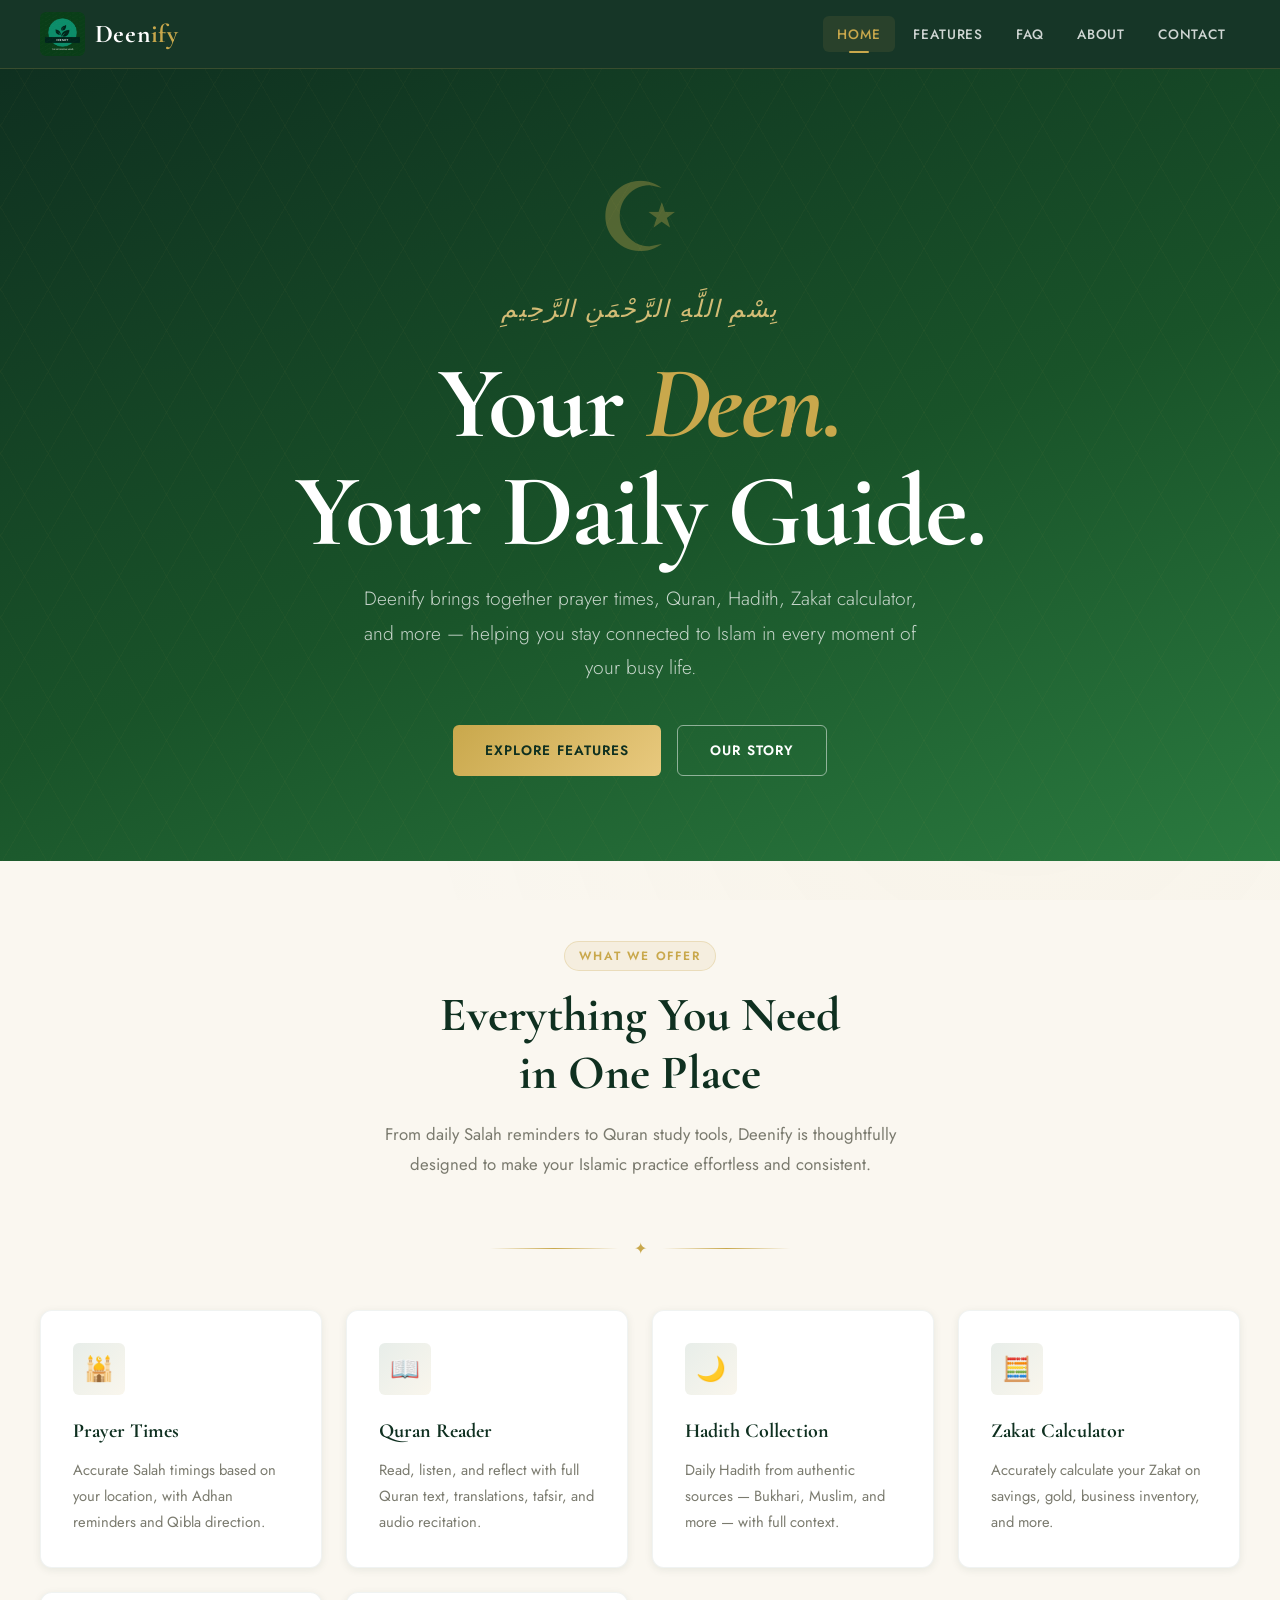
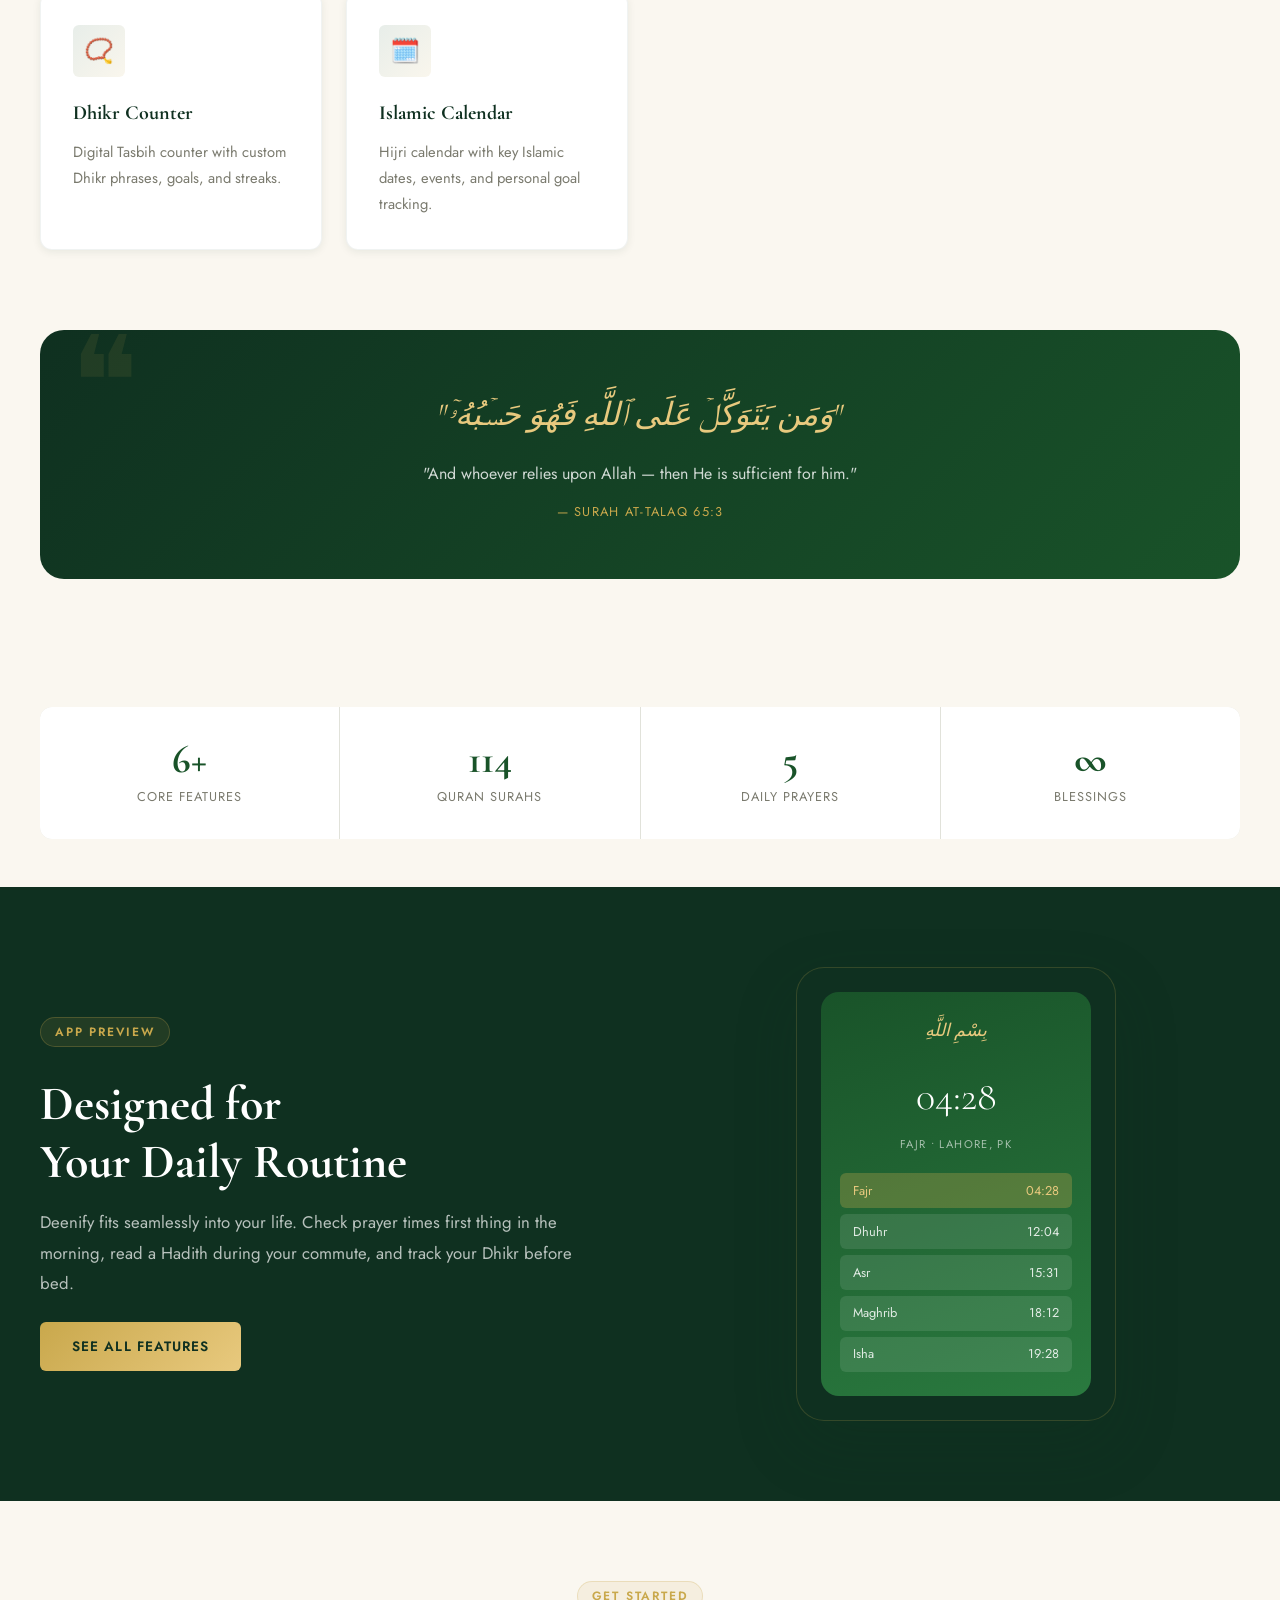
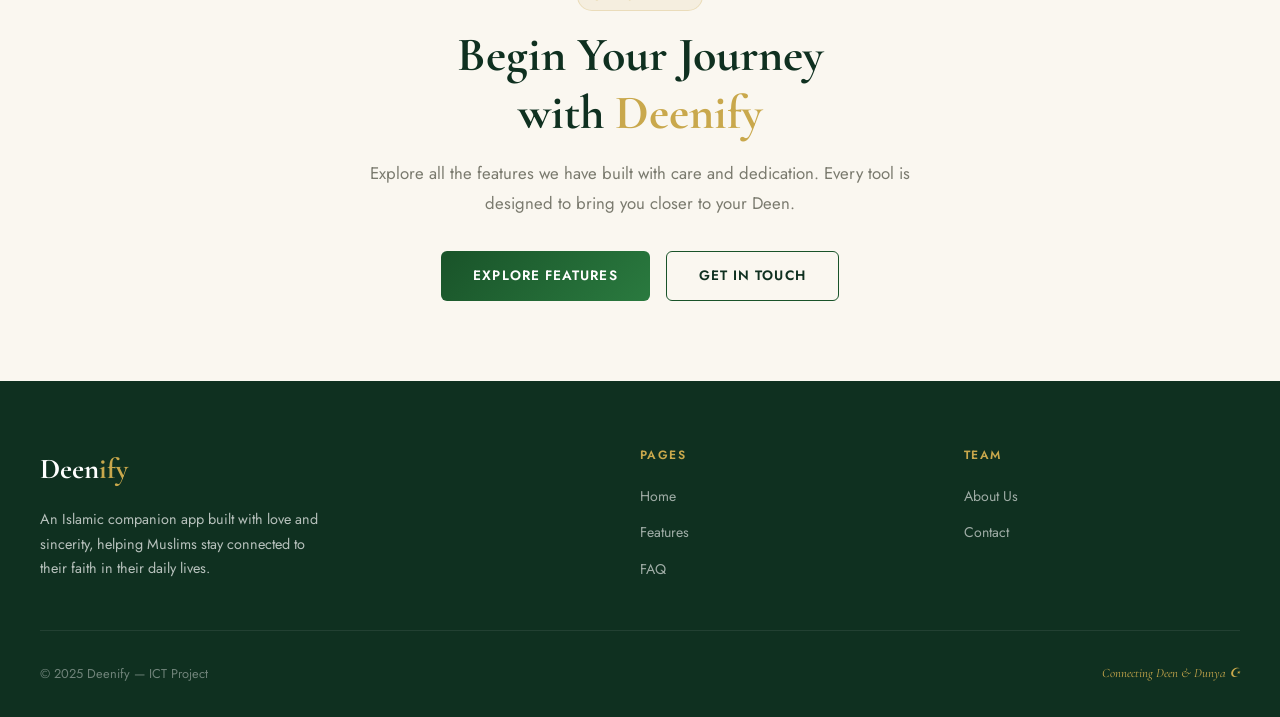
<file: html/index.html>
<!DOCTYPE html>
<html lang="en">
<head>
  <meta charset="UTF-8">
  <meta name="viewport" content="width=device-width, initial-scale=1.0">
  <title>Deenify — Your Islamic Companion App</title>
  <link rel="stylesheet" href="../css/style.css">
</head>
<body>

  <!-- Navigation -->
  <nav class="navbar">
    <div class="navbar-inner">
      <a href="index.html" class="nav-logo">
        <img src="../images/logo.jpg" alt="Deenify" height="44" style="border-radius: 6px;">
        <span class="nav-logo-text">Deen<span>ify</span></span>
      </a>
      <button class="nav-toggle" id="navToggle" aria-label="Toggle menu">
        <span></span>
        <span></span>
        <span></span>
      </button>
      <ul class="nav-links" id="navLinks">
        <li><a href="index.html" class="active">Home</a></li>
        <li><a href="features.html">Features</a></li>
        <li><a href="faq.html">FAQ</a></li>
        <li><a href="about.html">About</a></li>
        <li><a href="contact.html">Contact</a></li>
      </ul>
    </div>
  </nav>

  <div class="page-wrapper">

    <!-- Hero -->
    <section class="hero">
      <div>
        <div class="hero-ornament">☪</div>
        <p class="hero-bismillah">بِسْمِ اللَّهِ الرَّحْمَنِ الرَّحِيمِ</p>
        <h1 class="hero-title animate-up">Your <span>Deen.</span><br>Your Daily Guide.</h1>
        <p class="hero-tagline animate-up delay-1">
          Deenify brings together prayer times, Quran, Hadith, Zakat calculator, and more — helping you stay connected to Islam in every moment of your busy life.
        </p>
        <div class="hero-actions animate-up delay-2">
          <a href="features.html" class="btn btn-primary">Explore Features</a>
          <a href="about.html" class="btn btn-outline">Our Story</a>
        </div>
      </div>
    </section>

    <!-- Features Overview -->
    <section class="section">
      <div class="section-inner">
        <div class="section-header">
          <span class="section-label">What We Offer</span>
          <h2 class="section-title">Everything You Need<br>in One Place</h2>
          <p class="section-sub">
            From daily Salah reminders to Quran study tools, Deenify is thoughtfully designed to make your Islamic practice effortless and consistent.
          </p>
        </div>
        <div class="divider"><span class="divider-star">✦</span></div>
        <div class="cards-grid">
          <div class="card">
            <div class="card-icon">🕌</div>
            <h3 class="card-title">Prayer Times</h3>
            <p class="card-text">Accurate Salah timings based on your location, with Adhan reminders and Qibla direction.</p>
          </div>
          <div class="card">
            <div class="card-icon">📖</div>
            <h3 class="card-title">Quran Reader</h3>
            <p class="card-text">Read, listen, and reflect with full Quran text, translations, tafsir, and audio recitation.</p>
          </div>
          <div class="card">
            <div class="card-icon">🌙</div>
            <h3 class="card-title">Hadith Collection</h3>
            <p class="card-text">Daily Hadith from authentic sources — Bukhari, Muslim, and more — with full context.</p>
          </div>
          <div class="card">
            <div class="card-icon">🧮</div>
            <h3 class="card-title">Zakat Calculator</h3>
            <p class="card-text">Accurately calculate your Zakat on savings, gold, business inventory, and more.</p>
          </div>
          <div class="card">
            <div class="card-icon">📿</div>
            <h3 class="card-title">Dhikr Counter</h3>
            <p class="card-text">Digital Tasbih counter with custom Dhikr phrases, goals, and streaks.</p>
          </div>
          <div class="card">
            <div class="card-icon">🗓️</div>
            <h3 class="card-title">Islamic Calendar</h3>
            <p class="card-text">Hijri calendar with key Islamic dates, events, and personal goal tracking.</p>
          </div>
        </div>
      </div>
    </section>

    <!-- Ayah Section -->
    <section class="section" style="padding-top: 0;">
      <div class="section-inner">
        <div class="ayah-block">
          <p class="ayah-arabic">"وَمَن يَتَوَكَّلۡ عَلَى ٱللَّهِ فَهُوَ حَسۡبُهُۥٓ"</p>
          <p class="ayah-translation">"And whoever relies upon Allah — then He is sufficient for him."</p>
          <p class="ayah-source">— Surah At-Talaq 65:3</p>
        </div>
      </div>
    </section>

    <!-- Stats -->
    <section class="section" style="padding-top: 0; padding-bottom: 0;">
      <div class="section-inner">
        <div class="stats-bar">
          <div class="stat-item">
            <div class="stat-number">6+</div>
            <div class="stat-label">Core Features</div>
          </div>
          <div class="stat-item">
            <div class="stat-number">114</div>
            <div class="stat-label">Quran Surahs</div>
          </div>
          <div class="stat-item">
            <div class="stat-number">5</div>
            <div class="stat-label">Daily Prayers</div>
          </div>
          <div class="stat-item">
            <div class="stat-number">∞</div>
            <div class="stat-label">Blessings</div>
          </div>
        </div>
      </div>
    </section>

    <!-- App Preview -->
    <section class="section section-alt">
      <div class="section-inner" style="display: grid; grid-template-columns: 1fr 1fr; gap: 4rem; align-items: center;">
        <div>
          <span class="section-label">App Preview</span>
          <h2 class="section-title" style="margin-top: 0.8rem;">Designed for<br>Your Daily Routine</h2>
          <p class="section-sub" style="margin: 0 0 1.5rem;">
            Deenify fits seamlessly into your life. Check prayer times first thing in the morning, read a Hadith during your commute, and track your Dhikr before bed.
          </p>
          <a href="features.html" class="btn btn-primary">See All Features</a>
        </div>
        <div>
          <div class="app-mockup">
            <div class="mockup-screen">
              <div class="mockup-header">بِسْمِ اللَّهِ</div>
              <div class="mockup-time">04:28</div>
              <div class="mockup-label">Fajr • Lahore, PK</div>
              <div class="mockup-prayers">
                <div class="mockup-prayer next">
                  <span>Fajr</span><span>04:28</span>
                </div>
                <div class="mockup-prayer">
                  <span>Dhuhr</span><span>12:04</span>
                </div>
                <div class="mockup-prayer">
                  <span>Asr</span><span>15:31</span>
                </div>
                <div class="mockup-prayer">
                  <span>Maghrib</span><span>18:12</span>
                </div>
                <div class="mockup-prayer">
                  <span>Isha</span><span>19:28</span>
                </div>
              </div>
            </div>
          </div>
        </div>
      </div>
    </section>

    <!-- CTA -->
    <section class="section">
      <div class="section-inner text-center">
        <span class="section-label">Get Started</span>
        <h2 class="section-title">Begin Your Journey<br>with <span class="text-gold">Deenify</span></h2>
        <p class="section-sub">
          Explore all the features we have built with care and dedication. Every tool is designed to bring you closer to your Deen.
        </p>
        <div style="margin-top: 2rem; display: flex; gap: 1rem; justify-content: center; flex-wrap: wrap;">
          <a href="features.html" class="btn btn-green">Explore Features</a>
          <a href="contact.html" class="btn btn-outline" style="color: var(--green-deep); border-color: var(--green-mid);">Get in Touch</a>
        </div>
      </div>
    </section>

  </div>

  <!-- Footer -->
  <footer class="footer">
    <div class="footer-inner">
      <div class="footer-top">
        <div class="footer-brand">
          <div class="footer-brand-name">Deen<span>ify</span></div>
          <p class="footer-brand-desc">
            An Islamic companion app built with love and sincerity, helping Muslims stay connected to their faith in their daily lives.
          </p>
        </div>
        <div>
          <div class="footer-heading">Pages</div>
          <ul class="footer-links">
            <li><a href="index.html">Home</a></li>
            <li><a href="features.html">Features</a></li>
            <li><a href="faq.html">FAQ</a></li>
          </ul>
        </div>
        <div>
          <div class="footer-heading">Team</div>
          <ul class="footer-links">
            <li><a href="about.html">About Us</a></li>
            <li><a href="contact.html">Contact</a></li>
          </ul>
        </div>
      </div>
      <div class="footer-bottom">
        <span class="footer-copy">© 2025 Deenify — ICT Project</span>
        <span class="footer-tagline">Connecting Deen &amp; Dunya ☪</span>
      </div>
    </div>
  </footer>

  <script>
    const toggle = document.getElementById('navToggle');
    const links = document.getElementById('navLinks');
    toggle.addEventListener('click', () => {
      toggle.classList.toggle('open');
      links.classList.toggle('open');
    });
  </script>
</body>
</html>
</file>
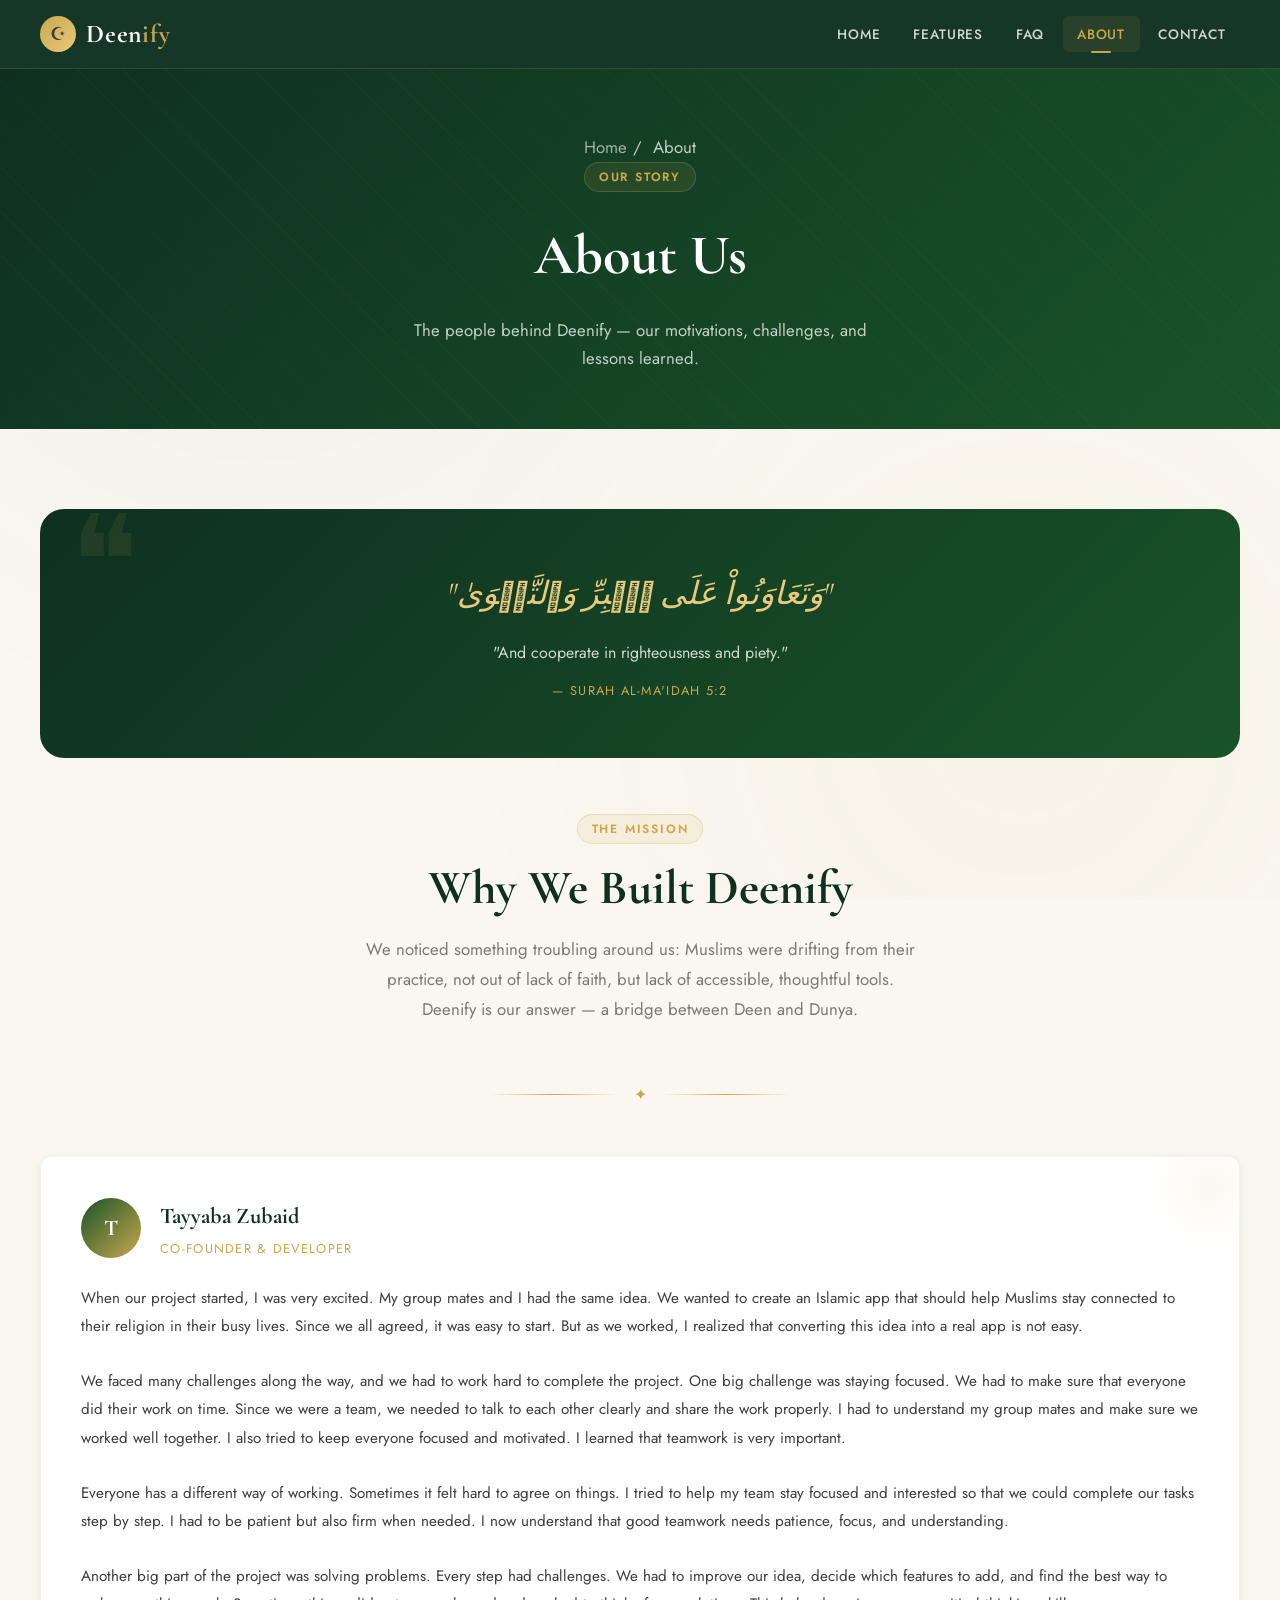
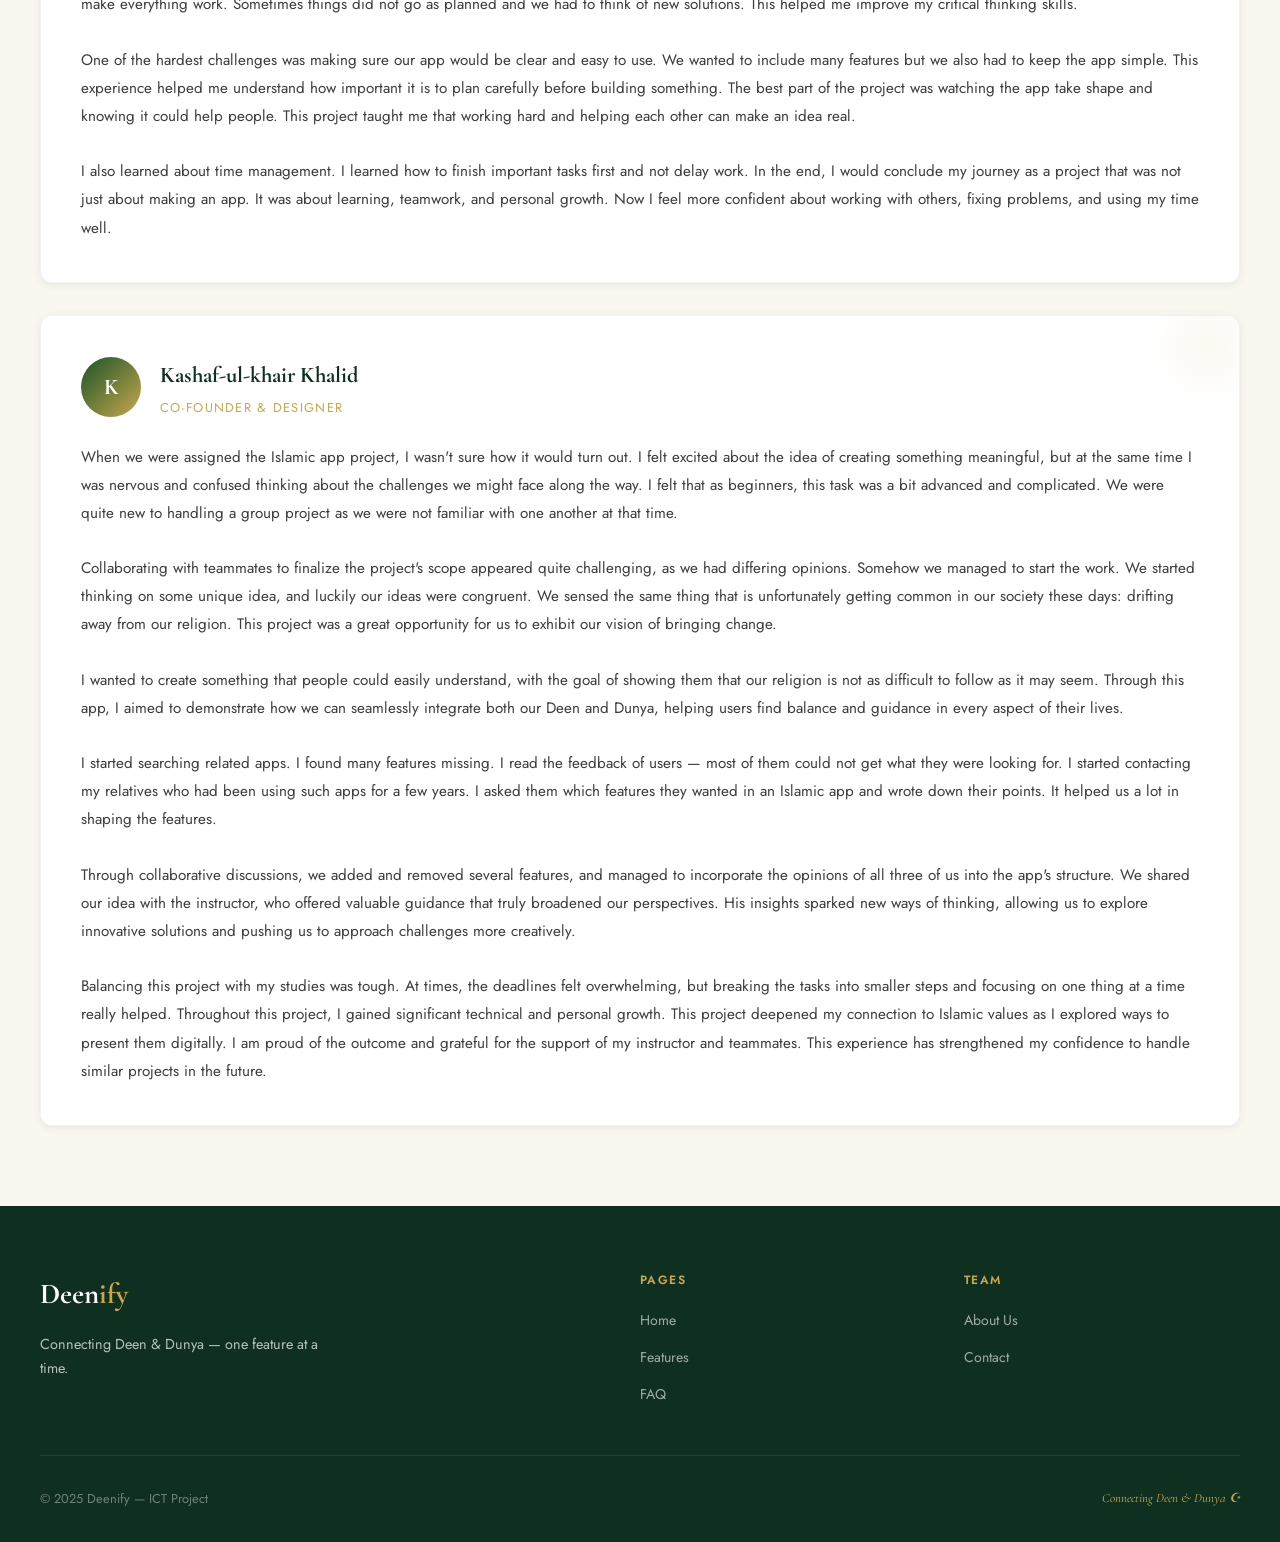
<file: html/about.html>
<!DOCTYPE html>
<html lang="en">
<head>
  <meta charset="UTF-8">
  <meta name="viewport" content="width=device-width, initial-scale=1.0">
  <title>About Us — Deenify</title>
  <link rel="stylesheet" href="../css/style.css">
</head>
<body>

  <nav class="navbar">
    <div class="navbar-inner">
      <a href="index.html" class="nav-logo">
        <div class="nav-logo-mark">☪</div>
        <span class="nav-logo-text">Deen<span>ify</span></span>
      </a>
      <button class="nav-toggle" id="navToggle" aria-label="Toggle menu">
        <span></span><span></span><span></span>
      </button>
      <ul class="nav-links" id="navLinks">
        <li><a href="index.html">Home</a></li>
        <li><a href="features.html">Features</a></li>
        <li><a href="faq.html">FAQ</a></li>
        <li><a href="about.html" class="active">About</a></li>
        <li><a href="contact.html">Contact</a></li>
      </ul>
    </div>
  </nav>

  <div class="page-wrapper">

    <div class="page-hero">
      <p class="breadcrumb"><a href="index.html">Home</a><span>/</span> About</p>
      <span class="section-label">Our Story</span>
      <h1>About Us</h1>
      <p>The people behind Deenify — our motivations, challenges, and lessons learned.</p>
    </div>

    <!-- Mission -->
    <section class="section">
      <div class="section-inner">
        <div class="ayah-block" style="margin-bottom: 3.5rem;">
          <p class="ayah-arabic">"وَتَعَاوَنُواْ عَلَى ٱلۡبِرِّ وَٱلتَّقۡوَىٰ"</p>
          <p class="ayah-translation">"And cooperate in righteousness and piety."</p>
          <p class="ayah-source">— Surah Al-Ma'idah 5:2</p>
        </div>

        <div class="section-header">
          <span class="section-label">The Mission</span>
          <h2 class="section-title">Why We Built Deenify</h2>
          <p class="section-sub">
            We noticed something troubling around us: Muslims were drifting from their practice, not out of lack of faith, but lack of accessible, thoughtful tools. Deenify is our answer — a bridge between Deen and Dunya.
          </p>
        </div>

        <div class="divider"><span class="divider-star">✦</span></div>

        <!-- Team Reflections -->
        <div class="about-grid">

          <div class="member-card">
            <div class="member-header">
              <div class="member-avatar">T</div>
              <div>
                <div class="member-name">Tayyaba Zubaid</div>
                <div class="member-role">Co-Founder &amp; Developer</div>
              </div>
            </div>
            <p class="member-text">
              When our project started, I was very excited. My group mates and I had the same idea. We wanted to create an Islamic app that should help Muslims stay connected to their religion in their busy lives. Since we all agreed, it was easy to start. But as we worked, I realized that converting this idea into a real app is not easy.
            </p>
            <br>
            <p class="member-text">
              We faced many challenges along the way, and we had to work hard to complete the project. One big challenge was staying focused. We had to make sure that everyone did their work on time. Since we were a team, we needed to talk to each other clearly and share the work properly. I had to understand my group mates and make sure we worked well together. I also tried to keep everyone focused and motivated. I learned that teamwork is very important.
            </p>
            <br>
            <p class="member-text">
              Everyone has a different way of working. Sometimes it felt hard to agree on things. I tried to help my team stay focused and interested so that we could complete our tasks step by step. I had to be patient but also firm when needed. I now understand that good teamwork needs patience, focus, and understanding.
            </p>
            <br>
            <p class="member-text">
              Another big part of the project was solving problems. Every step had challenges. We had to improve our idea, decide which features to add, and find the best way to make everything work. Sometimes things did not go as planned and we had to think of new solutions. This helped me improve my critical thinking skills.
            </p>
            <br>
            <p class="member-text">
              One of the hardest challenges was making sure our app would be clear and easy to use. We wanted to include many features but we also had to keep the app simple. This experience helped me understand how important it is to plan carefully before building something. The best part of the project was watching the app take shape and knowing it could help people. This project taught me that working hard and helping each other can make an idea real.
            </p>
            <br>
            <p class="member-text">
              I also learned about time management. I learned how to finish important tasks first and not delay work. In the end, I would conclude my journey as a project that was not just about making an app. It was about learning, teamwork, and personal growth. Now I feel more confident about working with others, fixing problems, and using my time well.
            </p>
          </div>

          <div class="member-card">
            <div class="member-header">
              <div class="member-avatar">K</div>
              <div>
                <div class="member-name">Kashaf-ul-khair Khalid</div>
                <div class="member-role">Co-Founder &amp; Designer</div>
              </div>
            </div>
            <p class="member-text">
              When we were assigned the Islamic app project, I wasn't sure how it would turn out. I felt excited about the idea of creating something meaningful, but at the same time I was nervous and confused thinking about the challenges we might face along the way. I felt that as beginners, this task was a bit advanced and complicated. We were quite new to handling a group project as we were not familiar with one another at that time.
            </p>
            <br>
            <p class="member-text">
              Collaborating with teammates to finalize the project's scope appeared quite challenging, as we had differing opinions. Somehow we managed to start the work. We started thinking on some unique idea, and luckily our ideas were congruent. We sensed the same thing that is unfortunately getting common in our society these days: drifting away from our religion. This project was a great opportunity for us to exhibit our vision of bringing change.
            </p>
            <br>
            <p class="member-text">
              I wanted to create something that people could easily understand, with the goal of showing them that our religion is not as difficult to follow as it may seem. Through this app, I aimed to demonstrate how we can seamlessly integrate both our Deen and Dunya, helping users find balance and guidance in every aspect of their lives.
            </p>
            <br>
            <p class="member-text">
              I started searching related apps. I found many features missing. I read the feedback of users — most of them could not get what they were looking for. I started contacting my relatives who had been using such apps for a few years. I asked them which features they wanted in an Islamic app and wrote down their points. It helped us a lot in shaping the features.
            </p>
            <br>
            <p class="member-text">
              Through collaborative discussions, we added and removed several features, and managed to incorporate the opinions of all three of us into the app's structure. We shared our idea with the instructor, who offered valuable guidance that truly broadened our perspectives. His insights sparked new ways of thinking, allowing us to explore innovative solutions and pushing us to approach challenges more creatively.
            </p>
            <br>
            <p class="member-text">
              Balancing this project with my studies was tough. At times, the deadlines felt overwhelming, but breaking the tasks into smaller steps and focusing on one thing at a time really helped. Throughout this project, I gained significant technical and personal growth. This project deepened my connection to Islamic values as I explored ways to present them digitally. I am proud of the outcome and grateful for the support of my instructor and teammates. This experience has strengthened my confidence to handle similar projects in the future.
            </p>
          </div>

        </div>
      </div>
    </section>

  </div>

  <footer class="footer">
    <div class="footer-inner">
      <div class="footer-top">
        <div class="footer-brand">
          <div class="footer-brand-name">Deen<span>ify</span></div>
          <p class="footer-brand-desc">Connecting Deen &amp; Dunya — one feature at a time.</p>
        </div>
        <div>
          <div class="footer-heading">Pages</div>
          <ul class="footer-links">
            <li><a href="index.html">Home</a></li>
            <li><a href="features.html">Features</a></li>
            <li><a href="faq.html">FAQ</a></li>
          </ul>
        </div>
        <div>
          <div class="footer-heading">Team</div>
          <ul class="footer-links">
            <li><a href="about.html">About Us</a></li>
            <li><a href="contact.html">Contact</a></li>
          </ul>
        </div>
      </div>
      <div class="footer-bottom">
        <span class="footer-copy">© 2025 Deenify — ICT Project</span>
        <span class="footer-tagline">Connecting Deen &amp; Dunya ☪</span>
      </div>
    </div>
  </footer>

  <script>
    const toggle = document.getElementById('navToggle');
    const links = document.getElementById('navLinks');
    toggle.addEventListener('click', () => {
      toggle.classList.toggle('open');
      links.classList.toggle('open');
    });
  </script>
</body>
</html>
</file>
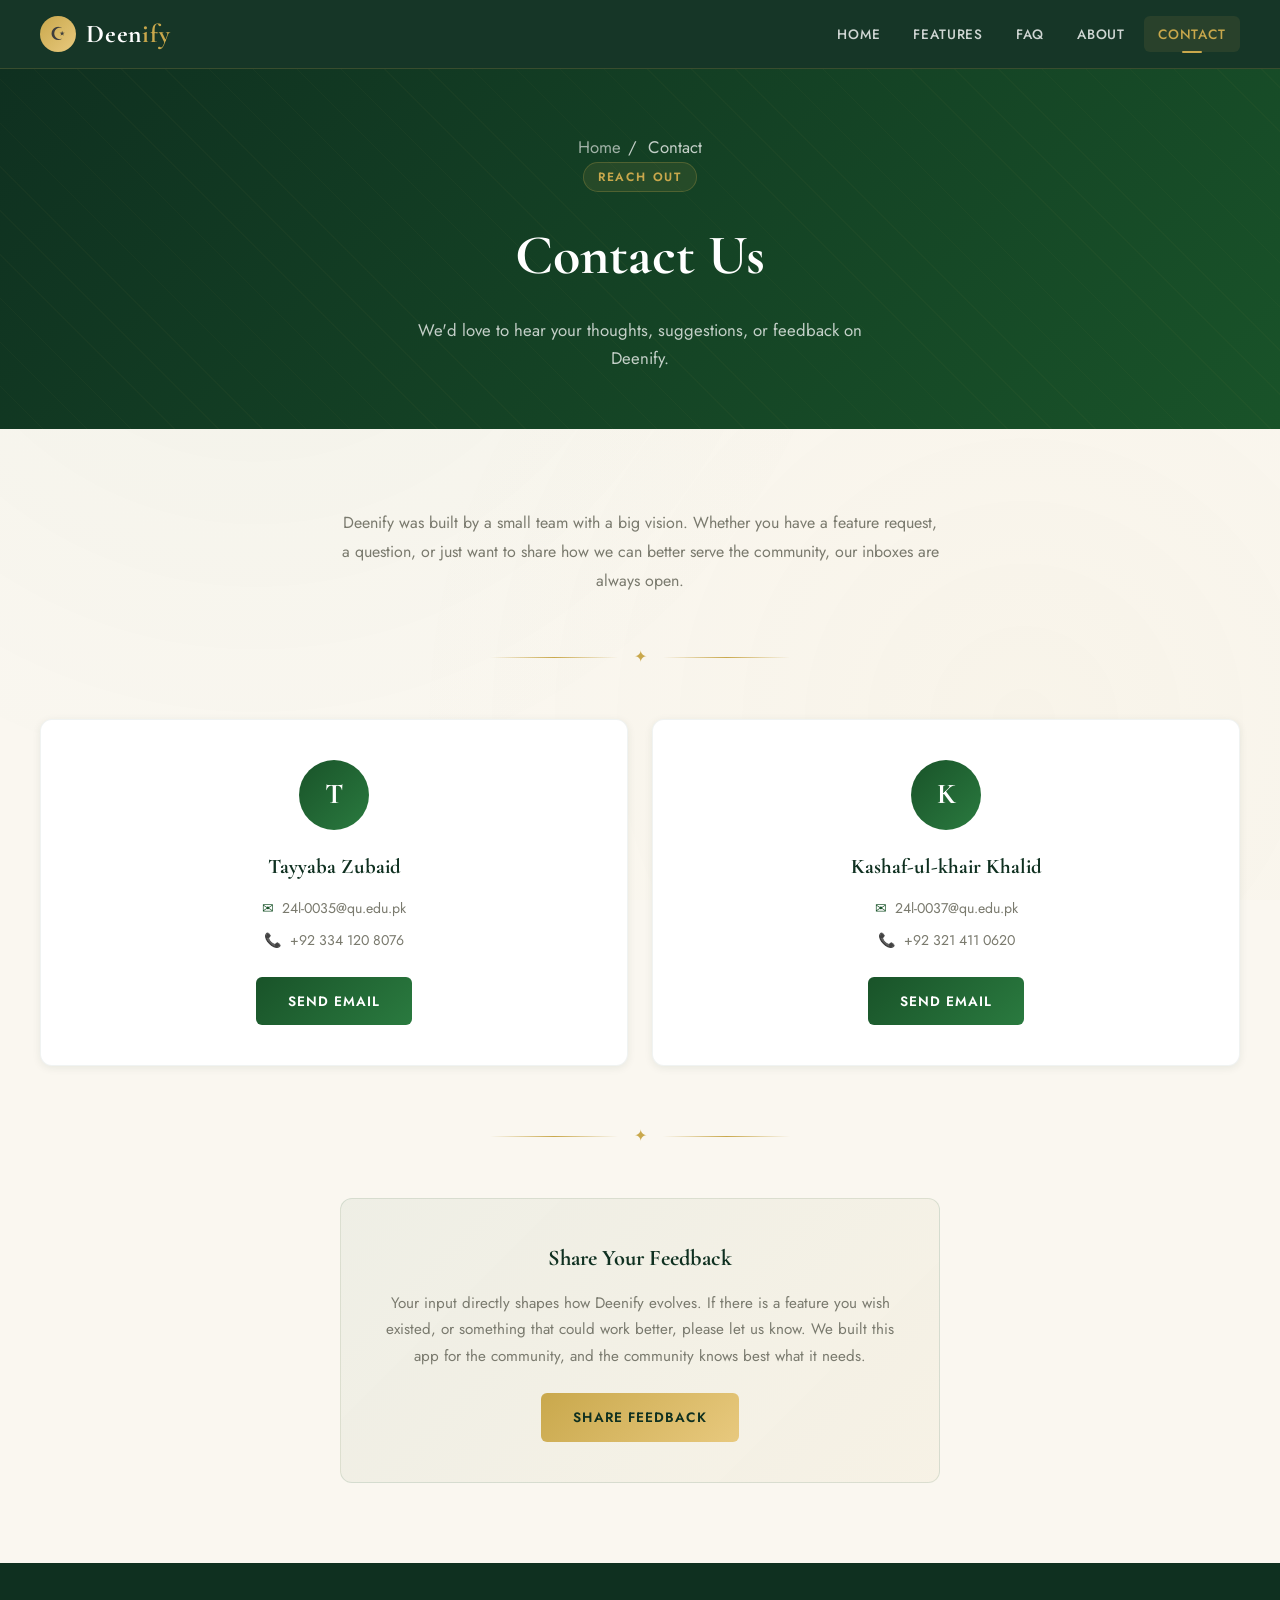
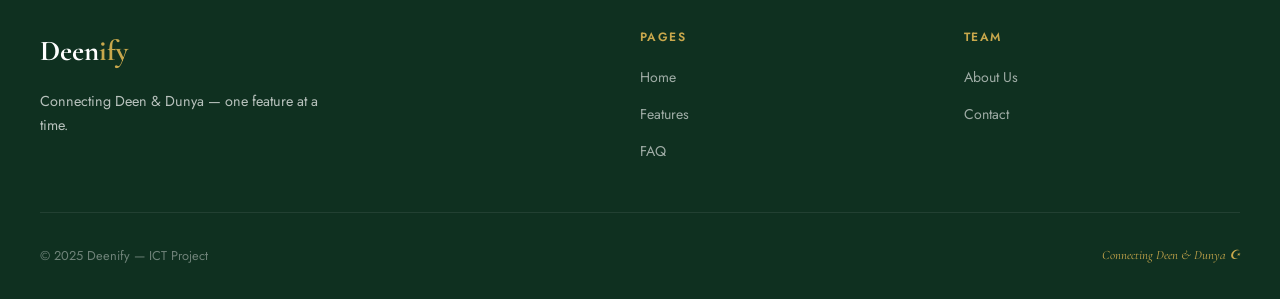
<file: html/contact.html>
<!DOCTYPE html>
<html lang="en">
<head>
  <meta charset="UTF-8">
  <meta name="viewport" content="width=device-width, initial-scale=1.0">
  <title>Contact Us — Deenify</title>
  <link rel="stylesheet" href="../css/style.css">
  <style>
    /* Contact page extra styles */
    .contact-intro {
      max-width: 600px;
      margin: 0 auto 3rem;
      text-align: center;
    }

    .contact-intro p {
      color: var(--text-muted);
      line-height: 1.8;
    }

    .feedback-box {
      background: linear-gradient(135deg, rgba(25,83,41,0.05), rgba(201,168,76,0.06));
      border: 1px solid rgba(25,83,41,0.12);
      border-radius: var(--radius-md);
      padding: 2.5rem;
      max-width: 600px;
      margin: 0 auto;
      text-align: center;
    }

    .feedback-box h3 {
      font-family: var(--font-display);
      font-size: 1.4rem;
      color: var(--green-deep);
      margin-bottom: 0.8rem;
    }

    .feedback-box p {
      font-size: 0.95rem;
      color: var(--text-muted);
      line-height: 1.75;
    }
  </style>
</head>
<body>

  <nav class="navbar">
    <div class="navbar-inner">
      <a href="index.html" class="nav-logo">
        <div class="nav-logo-mark">☪</div>
        <span class="nav-logo-text">Deen<span>ify</span></span>
      </a>
      <button class="nav-toggle" id="navToggle" aria-label="Toggle menu">
        <span></span><span></span><span></span>
      </button>
      <ul class="nav-links" id="navLinks">
        <li><a href="index.html">Home</a></li>
        <li><a href="features.html">Features</a></li>
        <li><a href="faq.html">FAQ</a></li>
        <li><a href="about.html">About</a></li>
        <li><a href="contact.html" class="active">Contact</a></li>
      </ul>
    </div>
  </nav>

  <div class="page-wrapper">

    <div class="page-hero">
      <p class="breadcrumb"><a href="index.html">Home</a><span>/</span> Contact</p>
      <span class="section-label">Reach Out</span>
      <h1>Contact Us</h1>
      <p>We'd love to hear your thoughts, suggestions, or feedback on Deenify.</p>
    </div>

    <section class="section">
      <div class="section-inner">

        <div class="contact-intro">
          <p>
            Deenify was built by a small team with a big vision. Whether you have a feature request, a question, or just want to share how we can better serve the community, our inboxes are always open.
          </p>
        </div>

        <div class="divider"><span class="divider-star">✦</span></div>

        <div class="contact-grid">

          <div class="contact-card">
            <div class="contact-avatar">T</div>
            <div class="contact-name">Tayyaba Zubaid</div>
            <div class="contact-detail">
              <span class="icon">✉</span>
              <span>24l-0035@qu.edu.pk</span>
            </div>
            <div class="contact-detail">
              <span class="icon">📞</span>
              <span>+92 334 120 8076</span>
            </div>
            <div class="contact-actions">
              <a href="mailto:24l-0035@qu.edu.pk" class="btn btn-green">Send Email</a>
            </div>
          </div>

          <div class="contact-card">
            <div class="contact-avatar">K</div>
            <div class="contact-name">Kashaf-ul-khair Khalid</div>
            <div class="contact-detail">
              <span class="icon">✉</span>
              <span>24l-0037@qu.edu.pk</span>
            </div>
            <div class="contact-detail">
              <span class="icon">📞</span>
              <span>+92 321 411 0620</span>
            </div>
            <div class="contact-actions">
              <a href="mailto:24l-0037@qu.edu.pk" class="btn btn-green">Send Email</a>
            </div>
          </div>

        </div>

        <div class="divider" style="margin-top: 3.5rem;"><span class="divider-star">✦</span></div>

        <div class="feedback-box">
          <h3>Share Your Feedback</h3>
          <p>
            Your input directly shapes how Deenify evolves. If there is a feature you wish existed, or something that could work better, please let us know. We built this app for the community, and the community knows best what it needs.
          </p>
          <div style="margin-top: 1.5rem;">
            <a href="mailto:24l-0035@qu.edu.pk?subject=Deenify Feedback" class="btn btn-primary">Share Feedback</a>
          </div>
        </div>

      </div>
    </section>

  </div>

  <footer class="footer">
    <div class="footer-inner">
      <div class="footer-top">
        <div class="footer-brand">
          <div class="footer-brand-name">Deen<span>ify</span></div>
          <p class="footer-brand-desc">Connecting Deen &amp; Dunya — one feature at a time.</p>
        </div>
        <div>
          <div class="footer-heading">Pages</div>
          <ul class="footer-links">
            <li><a href="index.html">Home</a></li>
            <li><a href="features.html">Features</a></li>
            <li><a href="faq.html">FAQ</a></li>
          </ul>
        </div>
        <div>
          <div class="footer-heading">Team</div>
          <ul class="footer-links">
            <li><a href="about.html">About Us</a></li>
            <li><a href="contact.html">Contact</a></li>
          </ul>
        </div>
      </div>
      <div class="footer-bottom">
        <span class="footer-copy">© 2025 Deenify — ICT Project</span>
        <span class="footer-tagline">Connecting Deen &amp; Dunya ☪</span>
      </div>
    </div>
  </footer>

  <script>
    const toggle = document.getElementById('navToggle');
    const links = document.getElementById('navLinks');
    toggle.addEventListener('click', () => {
      toggle.classList.toggle('open');
      links.classList.toggle('open');
    });
  </script>
</body>
</html>
</file>
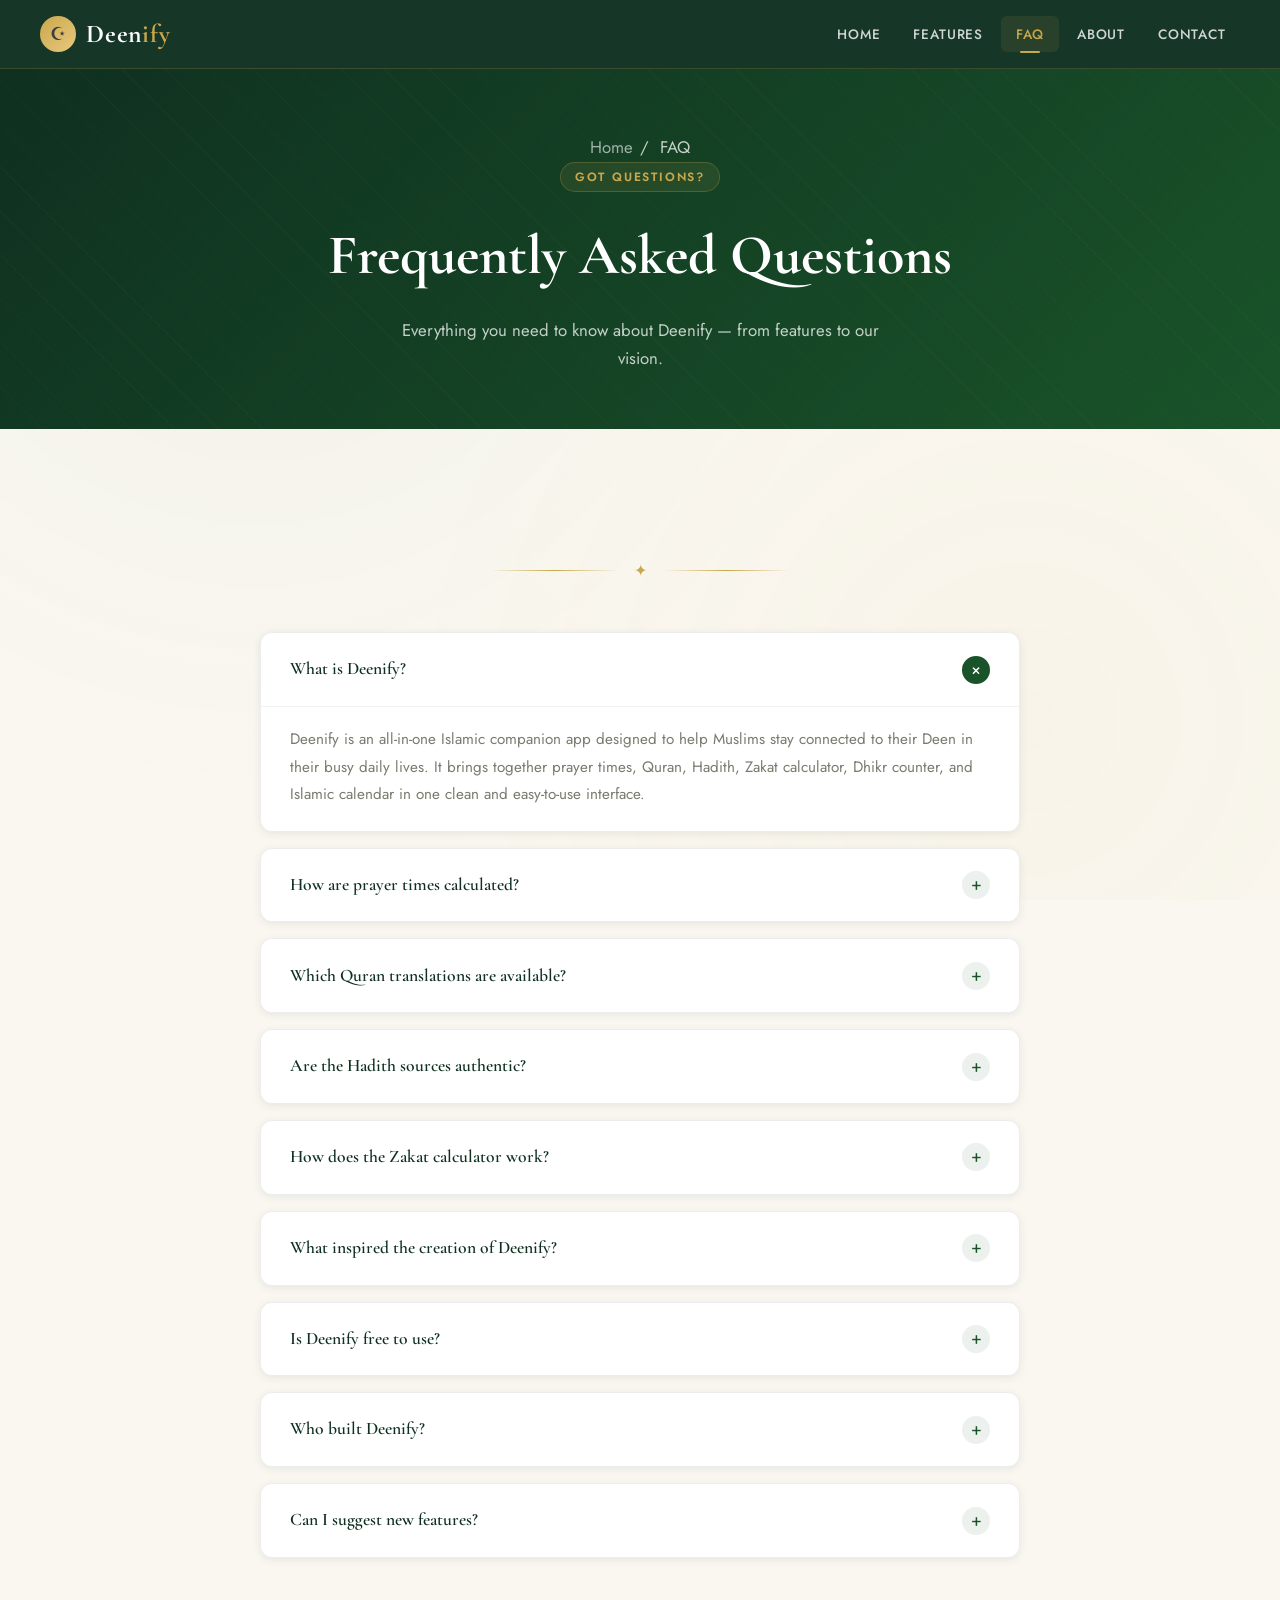
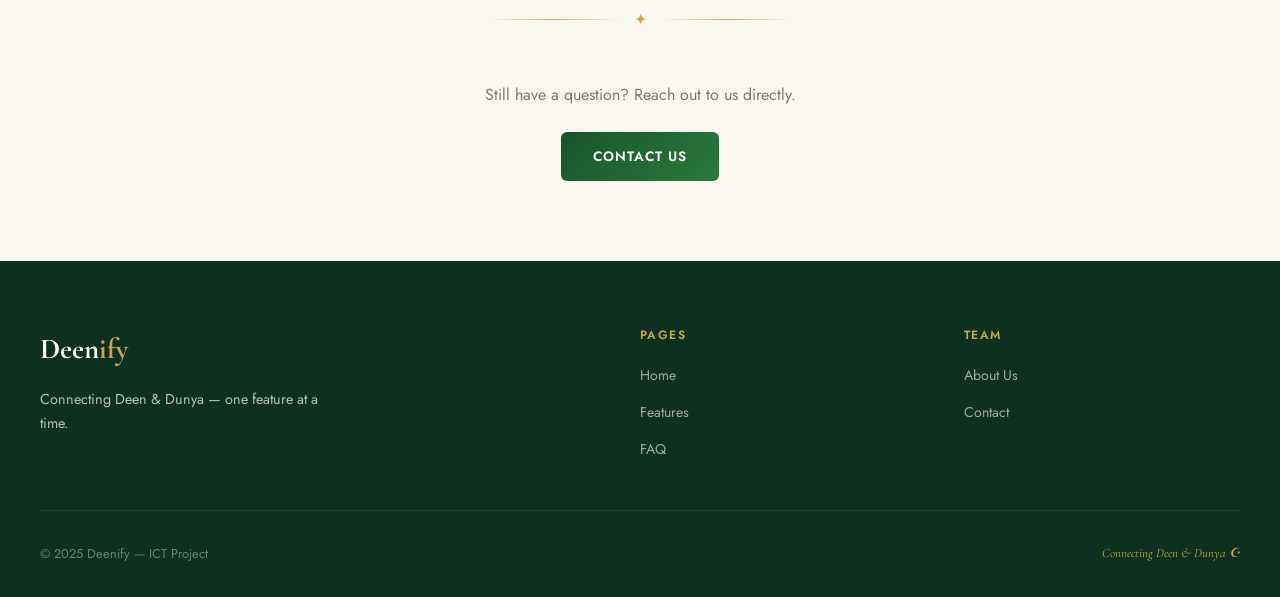
<file: html/faq.html>
<!DOCTYPE html>
<html lang="en">
<head>
  <meta charset="UTF-8">
  <meta name="viewport" content="width=device-width, initial-scale=1.0">
  <title>FAQ — Deenify</title>
  <link rel="stylesheet" href="../css/style.css">
</head>
<body>

  <nav class="navbar">
    <div class="navbar-inner">
      <a href="index.html" class="nav-logo">
        <div class="nav-logo-mark">☪</div>
        <span class="nav-logo-text">Deen<span>ify</span></span>
      </a>
      <button class="nav-toggle" id="navToggle" aria-label="Toggle menu">
        <span></span><span></span><span></span>
      </button>
      <ul class="nav-links" id="navLinks">
        <li><a href="index.html">Home</a></li>
        <li><a href="features.html">Features</a></li>
        <li><a href="faq.html" class="active">FAQ</a></li>
        <li><a href="about.html">About</a></li>
        <li><a href="contact.html">Contact</a></li>
      </ul>
    </div>
  </nav>

  <div class="page-wrapper">

    <div class="page-hero">
      <p class="breadcrumb"><a href="index.html">Home</a><span>/</span> FAQ</p>
      <span class="section-label">Got Questions?</span>
      <h1>Frequently Asked Questions</h1>
      <p>Everything you need to know about Deenify — from features to our vision.</p>
    </div>

    <section class="section">
      <div class="section-inner">

        <div class="divider"><span class="divider-star">✦</span></div>

        <div class="faq-list">

          <div class="faq-item open">
            <div class="faq-question" onclick="toggleFaq(this)">
              <span class="faq-question-text">What is Deenify?</span>
              <span class="faq-toggle">+</span>
            </div>
            <div class="faq-answer">
              Deenify is an all-in-one Islamic companion app designed to help Muslims stay connected to their Deen in their busy daily lives. It brings together prayer times, Quran, Hadith, Zakat calculator, Dhikr counter, and Islamic calendar in one clean and easy-to-use interface.
            </div>
          </div>

          <div class="faq-item">
            <div class="faq-question" onclick="toggleFaq(this)">
              <span class="faq-question-text">How are prayer times calculated?</span>
              <span class="faq-toggle">+</span>
            </div>
            <div class="faq-answer">
              Prayer times are calculated using your device's GPS location combined with standard Islamic astronomical algorithms. The app supports multiple calculation methods including ISNA, MWL, Karachi, and Egypt, so you can choose the method most appropriate for your region and school of thought.
            </div>
          </div>

          <div class="faq-item">
            <div class="faq-question" onclick="toggleFaq(this)">
              <span class="faq-question-text">Which Quran translations are available?</span>
              <span class="faq-toggle">+</span>
            </div>
            <div class="faq-answer">
              Deenify offers multiple Quran translations in English, Urdu, and other major languages. English translations include those by Sahih International, Pickthall, Yusuf Ali, and Dr. Mustafa Khattab. The full Arabic text is always available alongside any translation.
            </div>
          </div>

          <div class="faq-item">
            <div class="faq-question" onclick="toggleFaq(this)">
              <span class="faq-question-text">Are the Hadith sources authentic?</span>
              <span class="faq-toggle">+</span>
            </div>
            <div class="faq-answer">
              Yes. All Hadith in Deenify are sourced from the six canonical Hadith collections (Kutub al-Sittah): Sahih al-Bukhari, Sahih Muslim, Sunan Abu Dawud, Sunan at-Tirmidhi, Sunan an-Nasa'i, and Sunan Ibn Majah. Each Hadith includes its chain of narration and authenticity grade where applicable.
            </div>
          </div>

          <div class="faq-item">
            <div class="faq-question" onclick="toggleFaq(this)">
              <span class="faq-question-text">How does the Zakat calculator work?</span>
              <span class="faq-toggle">+</span>
            </div>
            <div class="faq-answer">
              You enter your assets — cash, gold, silver, business inventory, investments, and receivables — and the calculator applies the current Nisab threshold and the standard 2.5% Zakat rate. The Nisab values are updated based on current gold and silver market prices, ensuring your calculation is always accurate.
            </div>
          </div>

          <div class="faq-item">
            <div class="faq-question" onclick="toggleFaq(this)">
              <span class="faq-question-text">What inspired the creation of Deenify?</span>
              <span class="faq-toggle">+</span>
            </div>
            <div class="faq-answer">
              The idea was born from a shared concern among our team: that Muslims, especially young people, are gradually drifting away from their religious practice due to the demands of modern life. We wanted to create a digital tool that does not just inform but actually facilitates practice — making it easier to pray on time, read Quran regularly, and stay connected to Islamic values every single day.
            </div>
          </div>

          <div class="faq-item">
            <div class="faq-question" onclick="toggleFaq(this)">
              <span class="faq-question-text">Is Deenify free to use?</span>
              <span class="faq-toggle">+</span>
            </div>
            <div class="faq-answer">
              This project is currently an ICT course prototype. All features showcased on this website represent our vision for a fully developed app. Our goal has always been to make Deenify freely accessible to Muslims worldwide, without paywalls or subscriptions for essential Islamic tools.
            </div>
          </div>

          <div class="faq-item">
            <div class="faq-question" onclick="toggleFaq(this)">
              <span class="faq-question-text">Who built Deenify?</span>
              <span class="faq-toggle">+</span>
            </div>
            <div class="faq-answer">
              Deenify was designed and developed by Tayyaba Zubaid and Kashaf-ul-khair Khalid as part of their ICT project at COMSATS University. The project was guided by their instructor and represents many weeks of collaboration, research, and user feedback from the Muslim community.
            </div>
          </div>

          <div class="faq-item">
            <div class="faq-question" onclick="toggleFaq(this)">
              <span class="faq-question-text">Can I suggest new features?</span>
              <span class="faq-toggle">+</span>
            </div>
            <div class="faq-answer">
              Absolutely. We welcome all feedback and suggestions. Please use the Contact page to reach out directly to our team. We carefully read every message and incorporate community feedback into our development roadmap.
            </div>
          </div>

        </div>

        <div class="divider" style="margin-top: 3rem;"><span class="divider-star">✦</span></div>

        <div class="text-center" style="margin-top: 2rem;">
          <p style="color: var(--text-muted); margin-bottom: 1.5rem;">Still have a question? Reach out to us directly.</p>
          <a href="contact.html" class="btn btn-green">Contact Us</a>
        </div>

      </div>
    </section>

  </div>

  <footer class="footer">
    <div class="footer-inner">
      <div class="footer-top">
        <div class="footer-brand">
          <div class="footer-brand-name">Deen<span>ify</span></div>
          <p class="footer-brand-desc">Connecting Deen &amp; Dunya — one feature at a time.</p>
        </div>
        <div>
          <div class="footer-heading">Pages</div>
          <ul class="footer-links">
            <li><a href="index.html">Home</a></li>
            <li><a href="features.html">Features</a></li>
            <li><a href="faq.html">FAQ</a></li>
          </ul>
        </div>
        <div>
          <div class="footer-heading">Team</div>
          <ul class="footer-links">
            <li><a href="about.html">About Us</a></li>
            <li><a href="contact.html">Contact</a></li>
          </ul>
        </div>
      </div>
      <div class="footer-bottom">
        <span class="footer-copy">© 2025 Deenify — ICT Project</span>
        <span class="footer-tagline">Connecting Deen &amp; Dunya ☪</span>
      </div>
    </div>
  </footer>

  <script>
    const toggle = document.getElementById('navToggle');
    const links = document.getElementById('navLinks');
    toggle.addEventListener('click', () => {
      toggle.classList.toggle('open');
      links.classList.toggle('open');
    });

    function toggleFaq(el) {
      const item = el.closest('.faq-item');
      const isOpen = item.classList.contains('open');
      document.querySelectorAll('.faq-item').forEach(i => i.classList.remove('open'));
      if (!isOpen) item.classList.add('open');
    }
  </script>
</body>
</html>
</file>
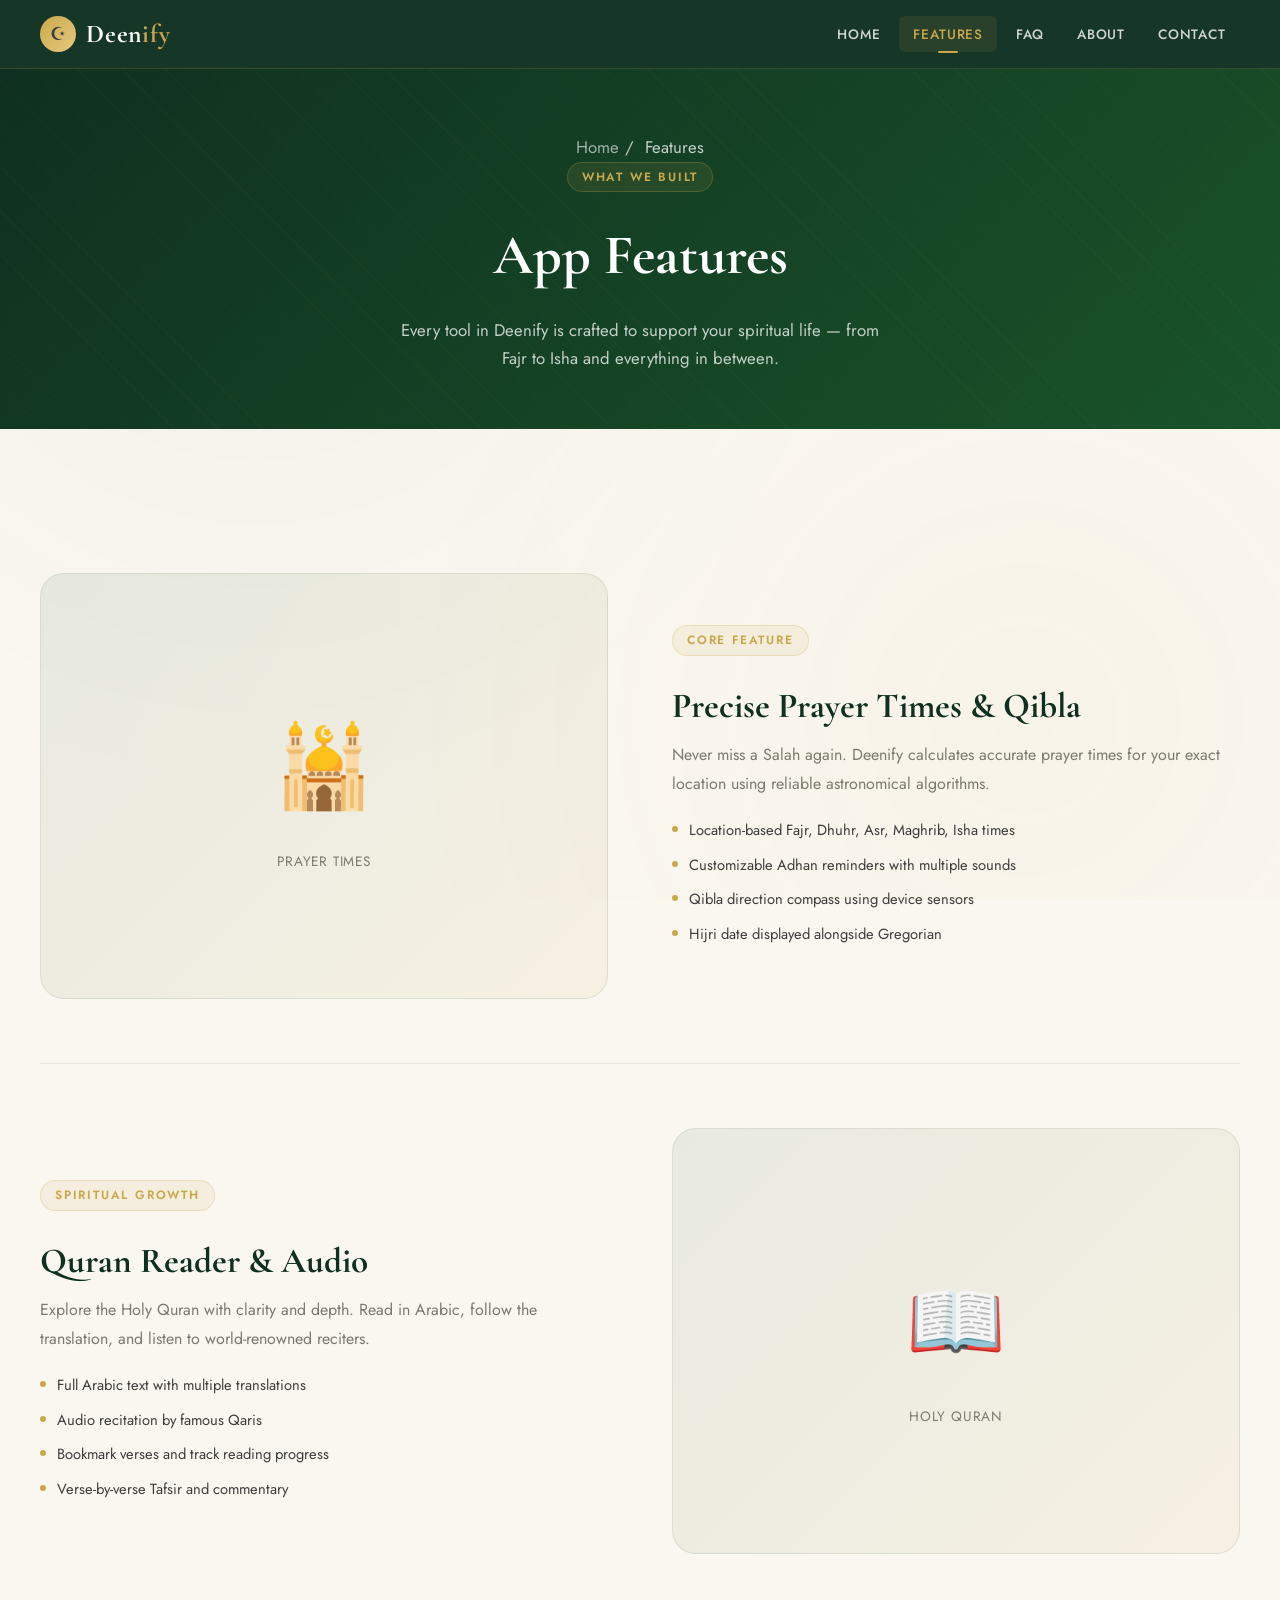
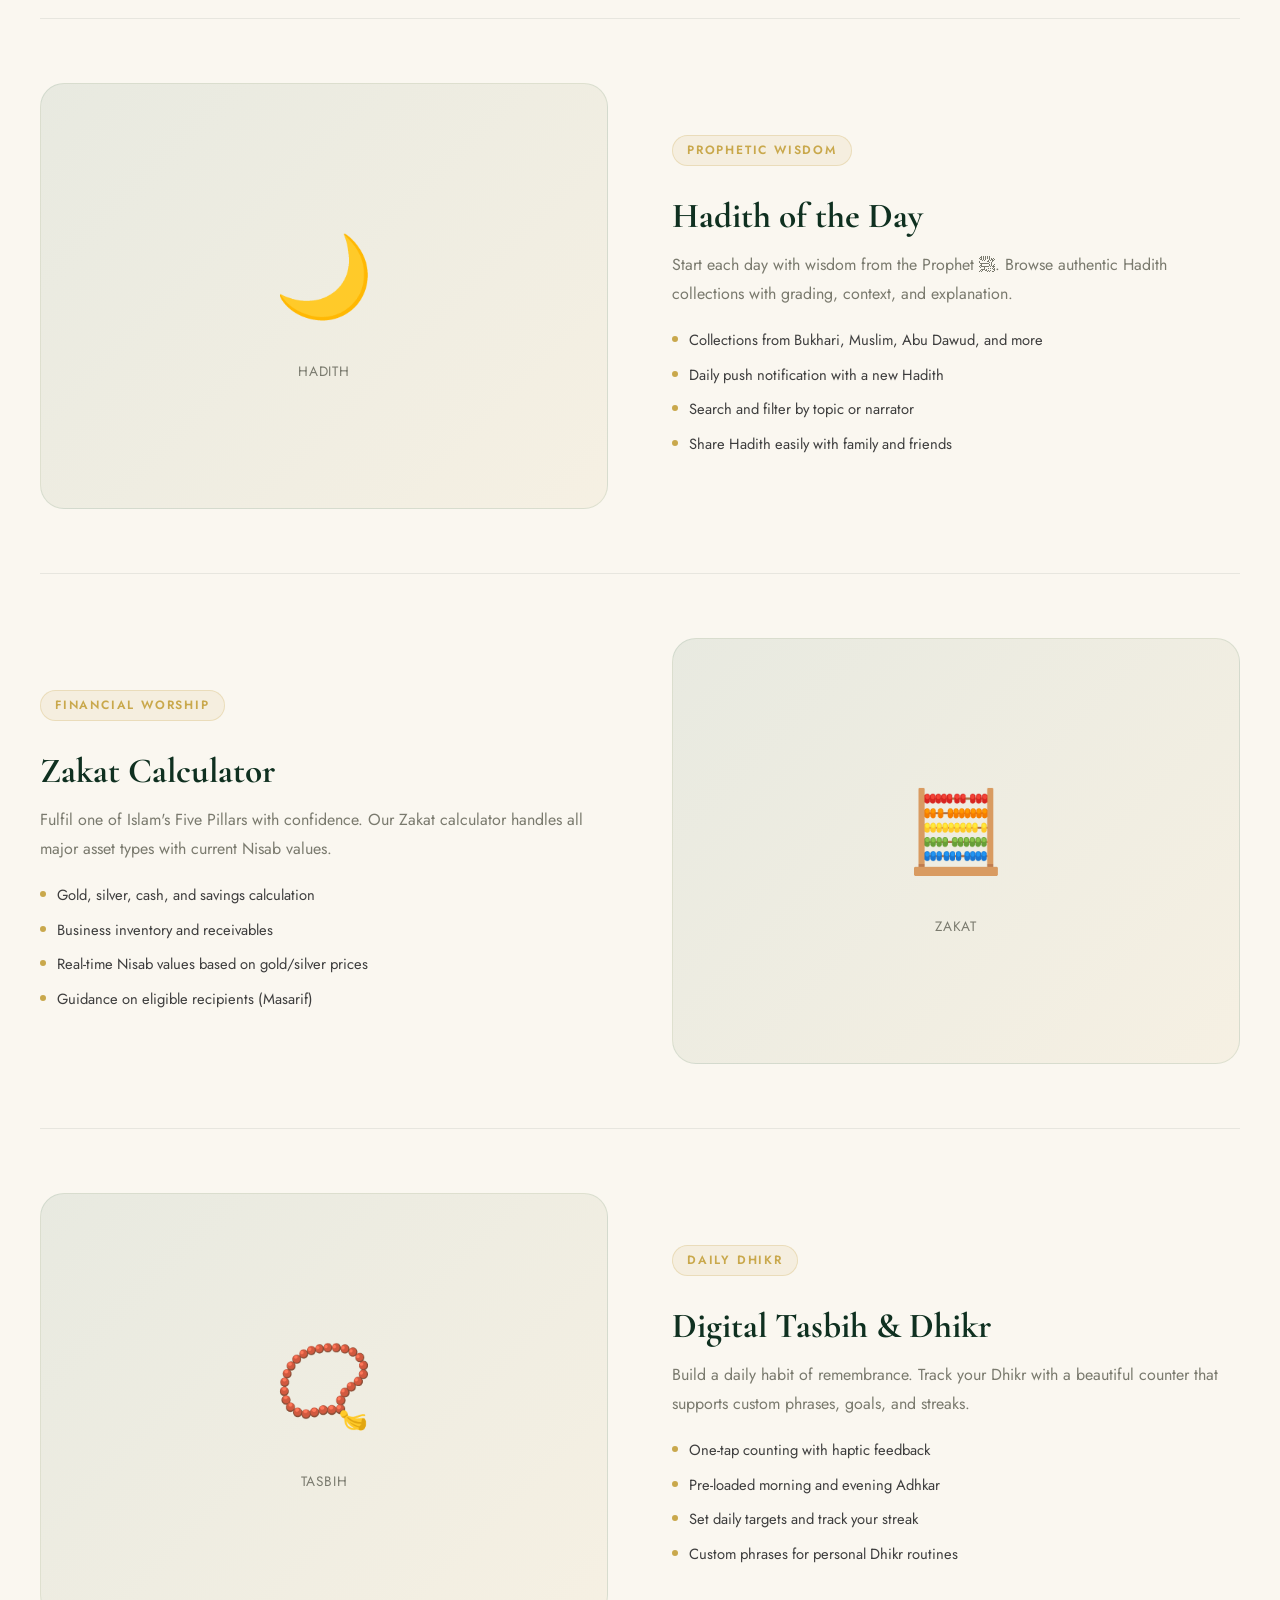
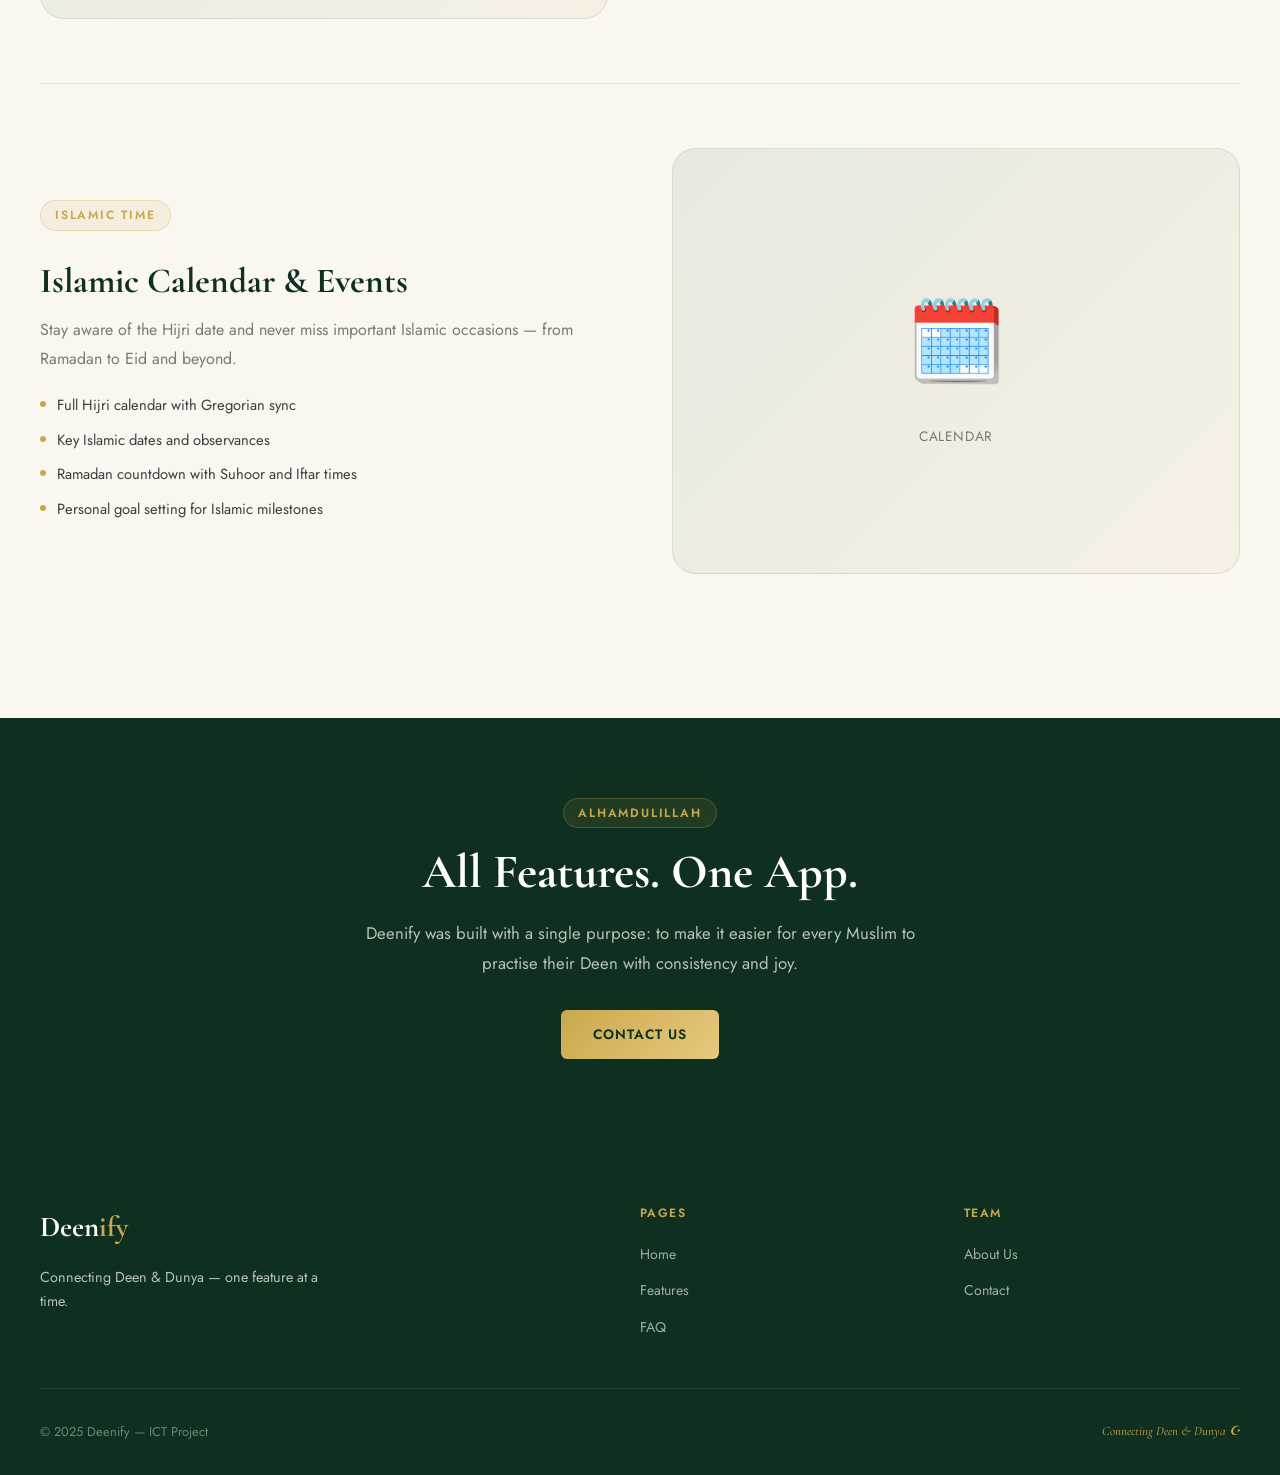
<file: html/features.html>
<!DOCTYPE html>
<html lang="en">
<head>
  <meta charset="UTF-8">
  <meta name="viewport" content="width=device-width, initial-scale=1.0">
  <title>Features — Deenify</title>
  <link rel="stylesheet" href="../css/style.css">
</head>
<body>

  <nav class="navbar">
    <div class="navbar-inner">
      <a href="index.html" class="nav-logo">
        <div class="nav-logo-mark">☪</div>
        <span class="nav-logo-text">Deen<span>ify</span></span>
      </a>
      <button class="nav-toggle" id="navToggle" aria-label="Toggle menu">
        <span></span><span></span><span></span>
      </button>
      <ul class="nav-links" id="navLinks">
        <li><a href="index.html">Home</a></li>
        <li><a href="features.html" class="active">Features</a></li>
        <li><a href="faq.html">FAQ</a></li>
        <li><a href="about.html">About</a></li>
        <li><a href="contact.html">Contact</a></li>
      </ul>
    </div>
  </nav>

  <div class="page-wrapper">

    <!-- Page Hero -->
    <div class="page-hero">
      <p class="breadcrumb"><a href="index.html">Home</a><span>/</span> Features</p>
      <span class="section-label">What We Built</span>
      <h1>App Features</h1>
      <p>Every tool in Deenify is crafted to support your spiritual life — from Fajr to Isha and everything in between.</p>
    </div>

    <!-- Features Detail -->
    <section class="section">
      <div class="section-inner">

        <div class="feature-detail">
          <div class="feature-visual">
            <span>🕌</span>
            <span class="feature-visual-label">Prayer Times</span>
          </div>
          <div class="feature-content">
            <span class="section-label">Core Feature</span>
            <h3>Precise Prayer Times &amp; Qibla</h3>
            <p>Never miss a Salah again. Deenify calculates accurate prayer times for your exact location using reliable astronomical algorithms.</p>
            <ul class="feature-bullets">
              <li class="feature-bullet"><span class="bullet-dot"></span>Location-based Fajr, Dhuhr, Asr, Maghrib, Isha times</li>
              <li class="feature-bullet"><span class="bullet-dot"></span>Customizable Adhan reminders with multiple sounds</li>
              <li class="feature-bullet"><span class="bullet-dot"></span>Qibla direction compass using device sensors</li>
              <li class="feature-bullet"><span class="bullet-dot"></span>Hijri date displayed alongside Gregorian</li>
            </ul>
          </div>
        </div>

        <div class="feature-detail reverse">
          <div class="feature-visual">
            <span>📖</span>
            <span class="feature-visual-label">Holy Quran</span>
          </div>
          <div class="feature-content">
            <span class="section-label">Spiritual Growth</span>
            <h3>Quran Reader &amp; Audio</h3>
            <p>Explore the Holy Quran with clarity and depth. Read in Arabic, follow the translation, and listen to world-renowned reciters.</p>
            <ul class="feature-bullets">
              <li class="feature-bullet"><span class="bullet-dot"></span>Full Arabic text with multiple translations</li>
              <li class="feature-bullet"><span class="bullet-dot"></span>Audio recitation by famous Qaris</li>
              <li class="feature-bullet"><span class="bullet-dot"></span>Bookmark verses and track reading progress</li>
              <li class="feature-bullet"><span class="bullet-dot"></span>Verse-by-verse Tafsir and commentary</li>
            </ul>
          </div>
        </div>

        <div class="feature-detail">
          <div class="feature-visual">
            <span>🌙</span>
            <span class="feature-visual-label">Hadith</span>
          </div>
          <div class="feature-content">
            <span class="section-label">Prophetic Wisdom</span>
            <h3>Hadith of the Day</h3>
            <p>Start each day with wisdom from the Prophet ﷺ. Browse authentic Hadith collections with grading, context, and explanation.</p>
            <ul class="feature-bullets">
              <li class="feature-bullet"><span class="bullet-dot"></span>Collections from Bukhari, Muslim, Abu Dawud, and more</li>
              <li class="feature-bullet"><span class="bullet-dot"></span>Daily push notification with a new Hadith</li>
              <li class="feature-bullet"><span class="bullet-dot"></span>Search and filter by topic or narrator</li>
              <li class="feature-bullet"><span class="bullet-dot"></span>Share Hadith easily with family and friends</li>
            </ul>
          </div>
        </div>

        <div class="feature-detail reverse">
          <div class="feature-visual">
            <span>🧮</span>
            <span class="feature-visual-label">Zakat</span>
          </div>
          <div class="feature-content">
            <span class="section-label">Financial Worship</span>
            <h3>Zakat Calculator</h3>
            <p>Fulfil one of Islam's Five Pillars with confidence. Our Zakat calculator handles all major asset types with current Nisab values.</p>
            <ul class="feature-bullets">
              <li class="feature-bullet"><span class="bullet-dot"></span>Gold, silver, cash, and savings calculation</li>
              <li class="feature-bullet"><span class="bullet-dot"></span>Business inventory and receivables</li>
              <li class="feature-bullet"><span class="bullet-dot"></span>Real-time Nisab values based on gold/silver prices</li>
              <li class="feature-bullet"><span class="bullet-dot"></span>Guidance on eligible recipients (Masarif)</li>
            </ul>
          </div>
        </div>

        <div class="feature-detail">
          <div class="feature-visual">
            <span>📿</span>
            <span class="feature-visual-label">Tasbih</span>
          </div>
          <div class="feature-content">
            <span class="section-label">Daily Dhikr</span>
            <h3>Digital Tasbih &amp; Dhikr</h3>
            <p>Build a daily habit of remembrance. Track your Dhikr with a beautiful counter that supports custom phrases, goals, and streaks.</p>
            <ul class="feature-bullets">
              <li class="feature-bullet"><span class="bullet-dot"></span>One-tap counting with haptic feedback</li>
              <li class="feature-bullet"><span class="bullet-dot"></span>Pre-loaded morning and evening Adhkar</li>
              <li class="feature-bullet"><span class="bullet-dot"></span>Set daily targets and track your streak</li>
              <li class="feature-bullet"><span class="bullet-dot"></span>Custom phrases for personal Dhikr routines</li>
            </ul>
          </div>
        </div>

        <div class="feature-detail reverse">
          <div class="feature-visual">
            <span>🗓️</span>
            <span class="feature-visual-label">Calendar</span>
          </div>
          <div class="feature-content">
            <span class="section-label">Islamic Time</span>
            <h3>Islamic Calendar &amp; Events</h3>
            <p>Stay aware of the Hijri date and never miss important Islamic occasions — from Ramadan to Eid and beyond.</p>
            <ul class="feature-bullets">
              <li class="feature-bullet"><span class="bullet-dot"></span>Full Hijri calendar with Gregorian sync</li>
              <li class="feature-bullet"><span class="bullet-dot"></span>Key Islamic dates and observances</li>
              <li class="feature-bullet"><span class="bullet-dot"></span>Ramadan countdown with Suhoor and Iftar times</li>
              <li class="feature-bullet"><span class="bullet-dot"></span>Personal goal setting for Islamic milestones</li>
            </ul>
          </div>
        </div>

      </div>
    </section>

    <!-- CTA -->
    <section class="section section-alt">
      <div class="section-inner text-center">
        <span class="section-label">Alhamdulillah</span>
        <h2 class="section-title">All Features. One App.</h2>
        <p class="section-sub">
          Deenify was built with a single purpose: to make it easier for every Muslim to practise their Deen with consistency and joy.
        </p>
        <div style="margin-top: 2rem;">
          <a href="contact.html" class="btn btn-primary">Contact Us</a>
        </div>
      </div>
    </section>

  </div>

  <footer class="footer">
    <div class="footer-inner">
      <div class="footer-top">
        <div class="footer-brand">
          <div class="footer-brand-name">Deen<span>ify</span></div>
          <p class="footer-brand-desc">Connecting Deen &amp; Dunya — one feature at a time.</p>
        </div>
        <div>
          <div class="footer-heading">Pages</div>
          <ul class="footer-links">
            <li><a href="index.html">Home</a></li>
            <li><a href="features.html">Features</a></li>
            <li><a href="faq.html">FAQ</a></li>
          </ul>
        </div>
        <div>
          <div class="footer-heading">Team</div>
          <ul class="footer-links">
            <li><a href="about.html">About Us</a></li>
            <li><a href="contact.html">Contact</a></li>
          </ul>
        </div>
      </div>
      <div class="footer-bottom">
        <span class="footer-copy">© 2025 Deenify — ICT Project</span>
        <span class="footer-tagline">Connecting Deen &amp; Dunya ☪</span>
      </div>
    </div>
  </footer>

  <script>
    const toggle = document.getElementById('navToggle');
    const links = document.getElementById('navLinks');
    toggle.addEventListener('click', () => {
      toggle.classList.toggle('open');
      links.classList.toggle('open');
    });
  </script>
</body>
</html>
</file>
<file: css/style.css>
/* =========================================
   DEENIFY — Global Stylesheet
   Islamic-inspired. Refined. Responsive.
   ========================================= */

@import url('https://fonts.googleapis.com/css2?family=Cormorant+Garamond:ital,wght@0,300;0,400;0,600;0,700;1,300;1,400&family=Jost:wght@300;400;500;600&display=swap');

/* ─── CSS Variables ─── */
:root {
  --green-deep:   #0f3020;
  --green-mid:    #195329;
  --green-bright: #2a7a3f;
  --green-light:  #4caf6a;
  --gold:         #c9a84c;
  --gold-light:   #e8c97e;
  --cream:        #faf7f0;
  --cream-dark:   #f0ebe0;
  --white:        #ffffff;
  --text-dark:    #1a1a1a;
  --text-body:    #3d3d3d;
  --text-muted:   #7a7a6e;
  --radius-sm:    6px;
  --radius-md:    12px;
  --radius-lg:    24px;
  --shadow-sm:    0 2px 8px rgba(15,48,32,0.08);
  --shadow-md:    0 8px 32px rgba(15,48,32,0.14);
  --shadow-lg:    0 24px 64px rgba(15,48,32,0.2);
  --font-display: 'Cormorant Garamond', Georgia, serif;
  --font-body:    'Jost', sans-serif;
  --transition:   0.3s cubic-bezier(0.4, 0, 0.2, 1);
}

/* ─── Reset & Base ─── */
*, *::before, *::after {
  box-sizing: border-box;
  margin: 0;
  padding: 0;
}

html {
  scroll-behavior: smooth;
}

body {
  font-family: var(--font-body);
  font-weight: 400;
  color: var(--text-body);
  background-color: var(--cream);
  line-height: 1.7;
  overflow-x: hidden;
}

img {
  max-width: 100%;
  display: block;
}

a {
  text-decoration: none;
  color: inherit;
}

ul, ol {
  list-style: none;
}

/* ─── Geometric Background Pattern ─── */
body::before {
  content: '';
  position: fixed;
  top: 0; left: 0; right: 0; bottom: 0;
  background-image:
    radial-gradient(circle at 20% 20%, rgba(42,122,63,0.04) 0%, transparent 50%),
    radial-gradient(circle at 80% 80%, rgba(201,168,76,0.04) 0%, transparent 50%);
  pointer-events: none;
  z-index: 0;
}

/* ─── Navigation ─── */
.navbar {
  position: sticky;
  top: 0;
  z-index: 100;
  background: rgba(15, 48, 32, 0.97);
  backdrop-filter: blur(12px);
  -webkit-backdrop-filter: blur(12px);
  border-bottom: 1px solid rgba(201, 168, 76, 0.2);
  padding: 0 2rem;
}

.navbar-inner {
  max-width: 1200px;
  margin: 0 auto;
  display: flex;
  align-items: center;
  justify-content: space-between;
  height: 68px;
}

.nav-logo {
  display: flex;
  align-items: center;
  gap: 10px;
}

.nav-logo img {
  height: 44px;
  width: auto;
  border-radius: 6px;
  display: block;
}

.nav-logo-mark {
  width: 36px;
  height: 36px;
  background: linear-gradient(135deg, var(--gold), var(--gold-light));
  border-radius: 50%;
  display: flex;
  align-items: center;
  justify-content: center;
  font-size: 18px;
  flex-shrink: 0;
}

.nav-logo-text {
  font-family: var(--font-display);
  font-size: 1.6rem;
  font-weight: 700;
  color: var(--white);
  letter-spacing: 0.03em;
}

.nav-logo-text span {
  color: var(--gold);
}

.nav-links {
  display: flex;
  align-items: center;
  gap: 0.25rem;
}

.nav-links a {
  color: rgba(255,255,255,0.8);
  font-size: 0.85rem;
  font-weight: 500;
  letter-spacing: 0.06em;
  text-transform: uppercase;
  padding: 0.5rem 0.9rem;
  border-radius: var(--radius-sm);
  transition: var(--transition);
  position: relative;
}

.nav-links a:hover,
.nav-links a.active {
  color: var(--gold);
  background: rgba(201,168,76,0.1);
}

.nav-links a.active::after {
  content: '';
  position: absolute;
  bottom: -1px;
  left: 50%;
  transform: translateX(-50%);
  width: 20px;
  height: 2px;
  background: var(--gold);
  border-radius: 2px;
}

/* Hamburger */
.nav-toggle {
  display: none;
  flex-direction: column;
  justify-content: center;
  gap: 5px;
  width: 32px;
  height: 32px;
  cursor: pointer;
  background: none;
  border: none;
  padding: 4px;
}

.nav-toggle span {
  display: block;
  height: 2px;
  background: var(--white);
  border-radius: 2px;
  transition: var(--transition);
}

.nav-toggle.open span:nth-child(1) {
  transform: translateY(7px) rotate(45deg);
}
.nav-toggle.open span:nth-child(2) {
  opacity: 0;
}
.nav-toggle.open span:nth-child(3) {
  transform: translateY(-7px) rotate(-45deg);
}

/* ─── Page Wrapper ─── */
.page-wrapper {
  position: relative;
  z-index: 1;
}

/* ─── Hero Section ─── */
.hero {
  background: linear-gradient(160deg, var(--green-deep) 0%, var(--green-mid) 55%, var(--green-bright) 100%);
  min-height: 88vh;
  display: flex;
  align-items: center;
  justify-content: center;
  text-align: center;
  padding: 5rem 2rem 4rem;
  position: relative;
  overflow: hidden;
}

.hero::before {
  content: '';
  position: absolute;
  inset: 0;
  background-image:
    repeating-linear-gradient(
      60deg,
      transparent,
      transparent 40px,
      rgba(201,168,76,0.03) 40px,
      rgba(201,168,76,0.03) 41px
    ),
    repeating-linear-gradient(
      -60deg,
      transparent,
      transparent 40px,
      rgba(201,168,76,0.03) 40px,
      rgba(201,168,76,0.03) 41px
    );
  pointer-events: none;
}

.hero-ornament {
  font-size: clamp(3rem, 8vw, 6rem);
  color: rgba(201,168,76,0.35);
  line-height: 1;
  margin-bottom: 1.5rem;
  animation: float 6s ease-in-out infinite;
}

@keyframes float {
  0%, 100% { transform: translateY(0); }
  50% { transform: translateY(-12px); }
}

.hero-bismillah {
  font-family: var(--font-display);
  font-size: clamp(1.1rem, 2.5vw, 1.5rem);
  color: var(--gold-light);
  font-style: italic;
  letter-spacing: 0.08em;
  margin-bottom: 1.2rem;
  opacity: 0.9;
}

.hero-title {
  font-family: var(--font-display);
  font-size: clamp(3rem, 8vw, 6.5rem);
  font-weight: 700;
  color: var(--white);
  line-height: 1.05;
  margin-bottom: 1rem;
  letter-spacing: -0.02em;
}

.hero-title span {
  color: var(--gold);
  font-style: italic;
}

.hero-tagline {
  font-size: clamp(1rem, 2vw, 1.2rem);
  color: rgba(255,255,255,0.75);
  max-width: 560px;
  margin: 0 auto 2.5rem;
  font-weight: 300;
  line-height: 1.8;
}

.hero-actions {
  display: flex;
  gap: 1rem;
  justify-content: center;
  flex-wrap: wrap;
}

/* ─── Buttons ─── */
.btn {
  display: inline-flex;
  align-items: center;
  gap: 8px;
  padding: 0.8rem 2rem;
  border-radius: var(--radius-sm);
  font-family: var(--font-body);
  font-size: 0.85rem;
  font-weight: 600;
  letter-spacing: 0.08em;
  text-transform: uppercase;
  cursor: pointer;
  border: none;
  transition: var(--transition);
  text-decoration: none;
}

.btn-primary {
  background: linear-gradient(135deg, var(--gold), var(--gold-light));
  color: var(--green-deep);
}

.btn-primary:hover {
  transform: translateY(-2px);
  box-shadow: 0 8px 24px rgba(201,168,76,0.4);
}

.btn-outline {
  background: transparent;
  color: var(--white);
  border: 1.5px solid rgba(255,255,255,0.5);
}

.btn-outline:hover {
  border-color: var(--gold);
  color: var(--gold);
  background: rgba(201,168,76,0.08);
}

.btn-green {
  background: linear-gradient(135deg, var(--green-mid), var(--green-bright));
  color: var(--white);
}

.btn-green:hover {
  transform: translateY(-2px);
  box-shadow: 0 8px 24px rgba(25,83,41,0.4);
}

/* ─── Divider Ornament ─── */
.divider {
  display: flex;
  align-items: center;
  gap: 1rem;
  margin: 3rem auto;
  max-width: 300px;
}

.divider::before,
.divider::after {
  content: '';
  flex: 1;
  height: 1px;
  background: linear-gradient(90deg, transparent, var(--gold), transparent);
}

.divider-star {
  color: var(--gold);
  font-size: 1rem;
}

/* ─── Section Layout ─── */
.section {
  padding: 5rem 2rem;
}

.section-inner {
  max-width: 1200px;
  margin: 0 auto;
}

.section-header {
  text-align: center;
  margin-bottom: 3.5rem;
}

.section-label {
  display: inline-block;
  font-size: 0.75rem;
  font-weight: 600;
  letter-spacing: 0.15em;
  text-transform: uppercase;
  color: var(--gold);
  background: rgba(201,168,76,0.1);
  padding: 4px 14px;
  border-radius: 20px;
  margin-bottom: 1rem;
  border: 1px solid rgba(201,168,76,0.25);
}

.section-title {
  font-family: var(--font-display);
  font-size: clamp(2rem, 4vw, 3rem);
  font-weight: 700;
  color: var(--green-deep);
  line-height: 1.2;
  margin-bottom: 1rem;
}

.section-sub {
  font-size: 1.05rem;
  color: var(--text-muted);
  max-width: 560px;
  margin: 0 auto;
  line-height: 1.8;
}

/* ─── Feature Cards ─── */
.cards-grid {
  display: grid;
  grid-template-columns: repeat(auto-fit, minmax(280px, 1fr));
  gap: 1.5rem;
}

.card {
  background: var(--white);
  border-radius: var(--radius-md);
  padding: 2rem;
  box-shadow: var(--shadow-sm);
  border: 1px solid rgba(15,48,32,0.06);
  transition: var(--transition);
  position: relative;
  overflow: hidden;
}

.card::before {
  content: '';
  position: absolute;
  top: 0; left: 0;
  width: 100%;
  height: 3px;
  background: linear-gradient(90deg, var(--green-mid), var(--gold));
  transform: scaleX(0);
  transform-origin: left;
  transition: var(--transition);
}

.card:hover {
  transform: translateY(-4px);
  box-shadow: var(--shadow-md);
}

.card:hover::before {
  transform: scaleX(1);
}

.card-icon {
  width: 52px;
  height: 52px;
  background: linear-gradient(135deg, rgba(25,83,41,0.1), rgba(201,168,76,0.1));
  border-radius: var(--radius-sm);
  display: flex;
  align-items: center;
  justify-content: center;
  font-size: 1.5rem;
  margin-bottom: 1.2rem;
}

.card-title {
  font-family: var(--font-display);
  font-size: 1.25rem;
  font-weight: 700;
  color: var(--green-deep);
  margin-bottom: 0.6rem;
}

.card-text {
  font-size: 0.92rem;
  color: var(--text-muted);
  line-height: 1.75;
}

/* ─── Alternate Background Section ─── */
.section-alt {
  background: var(--green-deep);
  color: var(--white);
}

.section-alt .section-title {
  color: var(--white);
}

.section-alt .section-sub {
  color: rgba(255,255,255,0.7);
}

.section-alt .card {
  background: rgba(255,255,255,0.06);
  border-color: rgba(255,255,255,0.1);
}

.section-alt .card-title {
  color: var(--gold-light);
}

.section-alt .card-text {
  color: rgba(255,255,255,0.7);
}

/* ─── Quote / Ayah Block ─── */
.ayah-block {
  background: linear-gradient(135deg, var(--green-deep), var(--green-mid));
  border-radius: var(--radius-lg);
  padding: 3.5rem 3rem;
  text-align: center;
  color: var(--white);
  position: relative;
  overflow: hidden;
}

.ayah-block::before {
  content: '❝';
  position: absolute;
  top: -10px;
  left: 30px;
  font-size: 8rem;
  color: rgba(201,168,76,0.1);
  font-family: Georgia, serif;
  line-height: 1;
  pointer-events: none;
}

.ayah-arabic {
  font-size: clamp(1.4rem, 3vw, 2rem);
  color: var(--gold-light);
  font-family: var(--font-display);
  font-style: italic;
  margin-bottom: 1rem;
  line-height: 1.8;
}

.ayah-translation {
  font-size: 1rem;
  color: rgba(255,255,255,0.8);
  max-width: 600px;
  margin: 0 auto 0.8rem;
  line-height: 1.8;
}

.ayah-source {
  font-size: 0.8rem;
  color: var(--gold);
  letter-spacing: 0.1em;
  text-transform: uppercase;
}

/* ─── Stats Bar ─── */
.stats-bar {
  display: grid;
  grid-template-columns: repeat(auto-fit, minmax(150px, 1fr));
  gap: 1px;
  background: rgba(15,48,32,0.1);
  border-radius: var(--radius-md);
  overflow: hidden;
  margin: 3rem 0;
}

.stat-item {
  background: var(--white);
  padding: 2rem 1.5rem;
  text-align: center;
}

.stat-number {
  font-family: var(--font-display);
  font-size: 2.5rem;
  font-weight: 700;
  color: var(--green-mid);
  line-height: 1;
  margin-bottom: 0.4rem;
}

.stat-label {
  font-size: 0.8rem;
  color: var(--text-muted);
  letter-spacing: 0.08em;
  text-transform: uppercase;
}

/* ─── Contact Page ─── */
.contact-grid {
  display: grid;
  grid-template-columns: repeat(auto-fit, minmax(300px, 1fr));
  gap: 1.5rem;
}

.contact-card {
  background: var(--white);
  border-radius: var(--radius-md);
  padding: 2.5rem 2rem;
  box-shadow: var(--shadow-sm);
  border: 1px solid rgba(15,48,32,0.06);
  text-align: center;
  transition: var(--transition);
}

.contact-card:hover {
  box-shadow: var(--shadow-md);
  transform: translateY(-3px);
}

.contact-avatar {
  width: 70px;
  height: 70px;
  background: linear-gradient(135deg, var(--green-mid), var(--green-bright));
  border-radius: 50%;
  display: flex;
  align-items: center;
  justify-content: center;
  font-size: 1.8rem;
  margin: 0 auto 1.2rem;
  color: var(--white);
  font-family: var(--font-display);
  font-weight: 700;
}

.contact-name {
  font-family: var(--font-display);
  font-size: 1.3rem;
  font-weight: 700;
  color: var(--green-deep);
  margin-bottom: 0.8rem;
}

.contact-detail {
  display: flex;
  align-items: center;
  justify-content: center;
  gap: 0.5rem;
  font-size: 0.88rem;
  color: var(--text-muted);
  margin-bottom: 0.5rem;
}

.contact-detail span.icon {
  color: var(--green-mid);
}

.contact-actions {
  margin-top: 1.5rem;
}

/* ─── About Page ─── */
.about-grid {
  display: grid;
  grid-template-columns: 1fr;
  gap: 2rem;
}

.member-card {
  background: var(--white);
  border-radius: var(--radius-md);
  padding: 2.5rem 2.5rem 2.5rem;
  box-shadow: var(--shadow-sm);
  border: 1px solid rgba(15,48,32,0.06);
  position: relative;
  overflow: hidden;
}

.member-card::after {
  content: '';
  position: absolute;
  right: -30px;
  top: -30px;
  width: 120px;
  height: 120px;
  background: radial-gradient(circle, rgba(201,168,76,0.08) 0%, transparent 70%);
  border-radius: 50%;
  pointer-events: none;
}

.member-header {
  display: flex;
  align-items: center;
  gap: 1.2rem;
  margin-bottom: 1.5rem;
}

.member-avatar {
  width: 60px;
  height: 60px;
  background: linear-gradient(135deg, var(--green-mid), var(--gold));
  border-radius: 50%;
  display: flex;
  align-items: center;
  justify-content: center;
  color: var(--white);
  font-family: var(--font-display);
  font-size: 1.4rem;
  font-weight: 700;
  flex-shrink: 0;
}

.member-name {
  font-family: var(--font-display);
  font-size: 1.4rem;
  font-weight: 700;
  color: var(--green-deep);
  margin-bottom: 0.2rem;
}

.member-role {
  font-size: 0.8rem;
  color: var(--gold);
  text-transform: uppercase;
  letter-spacing: 0.1em;
}

.member-text {
  font-size: 0.95rem;
  color: var(--text-body);
  line-height: 1.85;
}

/* ─── FAQ Page ─── */
.faq-list {
  max-width: 760px;
  margin: 0 auto;
  display: flex;
  flex-direction: column;
  gap: 1rem;
}

.faq-item {
  background: var(--white);
  border-radius: var(--radius-md);
  border: 1px solid rgba(15,48,32,0.08);
  overflow: hidden;
  box-shadow: var(--shadow-sm);
  transition: var(--transition);
}

.faq-item:hover {
  box-shadow: var(--shadow-md);
}

.faq-question {
  display: flex;
  align-items: center;
  justify-content: space-between;
  gap: 1rem;
  padding: 1.4rem 1.8rem;
  cursor: pointer;
  user-select: none;
}

.faq-question-text {
  font-family: var(--font-display);
  font-size: 1.1rem;
  font-weight: 600;
  color: var(--green-deep);
  line-height: 1.4;
}

.faq-toggle {
  width: 28px;
  height: 28px;
  background: rgba(25,83,41,0.08);
  border-radius: 50%;
  display: flex;
  align-items: center;
  justify-content: center;
  color: var(--green-mid);
  font-size: 1.1rem;
  flex-shrink: 0;
  transition: var(--transition);
}

.faq-item.open .faq-toggle {
  background: var(--green-mid);
  color: var(--white);
  transform: rotate(45deg);
}

.faq-answer {
  display: none;
  padding: 0 1.8rem 1.4rem;
  font-size: 0.95rem;
  color: var(--text-muted);
  line-height: 1.8;
  border-top: 1px solid rgba(15,48,32,0.06);
  padding-top: 1.2rem;
}

.faq-item.open .faq-answer {
  display: block;
}

/* ─── Features Detail Page ─── */
.features-hero {
  background: linear-gradient(135deg, var(--green-deep) 0%, var(--green-mid) 100%);
  padding: 5rem 2rem 4rem;
  text-align: center;
  color: var(--white);
}

.features-hero .section-title {
  color: var(--white);
}

.features-hero .section-sub {
  color: rgba(255,255,255,0.75);
}

.feature-detail {
  display: grid;
  grid-template-columns: 1fr 1fr;
  gap: 4rem;
  align-items: center;
  padding: 4rem 0;
  border-bottom: 1px solid rgba(15,48,32,0.08);
}

.feature-detail:last-child {
  border-bottom: none;
}

.feature-detail.reverse {
  direction: rtl;
}

.feature-detail.reverse > * {
  direction: ltr;
}

.feature-visual {
  background: linear-gradient(135deg, rgba(25,83,41,0.08), rgba(201,168,76,0.08));
  border-radius: var(--radius-lg);
  padding: 3rem;
  text-align: center;
  font-size: 5rem;
  border: 1px solid rgba(25,83,41,0.1);
  aspect-ratio: 4/3;
  display: flex;
  align-items: center;
  justify-content: center;
  flex-direction: column;
  gap: 1rem;
}

.feature-visual-label {
  font-size: 0.85rem;
  color: var(--text-muted);
  font-family: var(--font-body);
  letter-spacing: 0.06em;
  text-transform: uppercase;
}

.feature-content .section-label {
  display: inline-block;
}

.feature-content h3 {
  font-family: var(--font-display);
  font-size: clamp(1.6rem, 3vw, 2.2rem);
  font-weight: 700;
  color: var(--green-deep);
  margin: 0.8rem 0;
  line-height: 1.25;
}

.feature-content p {
  color: var(--text-muted);
  line-height: 1.8;
  margin-bottom: 1.2rem;
}

.feature-bullets {
  display: flex;
  flex-direction: column;
  gap: 0.6rem;
}

.feature-bullet {
  display: flex;
  align-items: flex-start;
  gap: 0.7rem;
  font-size: 0.92rem;
  color: var(--text-body);
}

.bullet-dot {
  width: 6px;
  height: 6px;
  background: var(--gold);
  border-radius: 50%;
  margin-top: 8px;
  flex-shrink: 0;
}

/* ─── Page Hero (inner pages) ─── */
.page-hero {
  background: linear-gradient(135deg, var(--green-deep) 0%, var(--green-mid) 100%);
  padding: 4rem 2rem 3.5rem;
  text-align: center;
  color: var(--white);
  position: relative;
  overflow: hidden;
}

.page-hero::before {
  content: '';
  position: absolute;
  inset: 0;
  background-image:
    repeating-linear-gradient(
      45deg,
      transparent,
      transparent 30px,
      rgba(201,168,76,0.03) 30px,
      rgba(201,168,76,0.03) 31px
    );
  pointer-events: none;
}

.page-hero h1 {
  font-family: var(--font-display);
  font-size: clamp(2rem, 5vw, 3.5rem);
  font-weight: 700;
  color: var(--white);
  margin-bottom: 0.8rem;
}

.page-hero p {
  color: rgba(255,255,255,0.75);
  font-size: 1.05rem;
  max-width: 500px;
  margin: 0 auto;
}

.page-hero .section-label {
  margin-bottom: 1rem;
}

/* ─── Breadcrumb ─── */
.breadcrumb {
  font-size: 0.8rem;
  color: rgba(255,255,255,0.5);
  margin-bottom: 1rem;
}

.breadcrumb a {
  color: rgba(255,255,255,0.6);
  transition: var(--transition);
}

.breadcrumb a:hover {
  color: var(--gold);
}

.breadcrumb span {
  margin: 0 0.4rem;
}

/* ─── Footer ─── */
.footer {
  background: var(--green-deep);
  color: rgba(255,255,255,0.7);
  padding: 4rem 2rem 2rem;
}

.footer-inner {
  max-width: 1200px;
  margin: 0 auto;
}

.footer-top {
  display: grid;
  grid-template-columns: 2fr 1fr 1fr;
  gap: 3rem;
  padding-bottom: 3rem;
  border-bottom: 1px solid rgba(255,255,255,0.08);
  margin-bottom: 2rem;
}

.footer-brand-name {
  font-family: var(--font-display);
  font-size: 1.8rem;
  color: var(--white);
  font-weight: 700;
  margin-bottom: 0.8rem;
}

.footer-brand-name span {
  color: var(--gold);
}

.footer-brand-desc {
  font-size: 0.9rem;
  line-height: 1.7;
  max-width: 280px;
}

.footer-heading {
  font-size: 0.75rem;
  font-weight: 600;
  letter-spacing: 0.12em;
  text-transform: uppercase;
  color: var(--gold);
  margin-bottom: 1rem;
}

.footer-links {
  display: flex;
  flex-direction: column;
  gap: 0.6rem;
}

.footer-links a {
  font-size: 0.88rem;
  color: rgba(255,255,255,0.6);
  transition: var(--transition);
}

.footer-links a:hover {
  color: var(--gold);
}

.footer-bottom {
  display: flex;
  justify-content: space-between;
  align-items: center;
  font-size: 0.8rem;
  flex-wrap: wrap;
  gap: 1rem;
}

.footer-copy {
  color: rgba(255,255,255,0.4);
}

.footer-tagline {
  color: var(--gold);
  font-style: italic;
  font-family: var(--font-display);
}

/* ─── App Preview / Mockup ─── */
.app-mockup {
  background: var(--green-deep);
  border-radius: 28px;
  padding: 1.5rem;
  box-shadow: var(--shadow-lg);
  max-width: 320px;
  margin: 0 auto;
  border: 1px solid rgba(201,168,76,0.2);
}

.mockup-screen {
  background: linear-gradient(160deg, var(--green-mid), var(--green-bright));
  border-radius: 18px;
  padding: 1.5rem 1.2rem;
  min-height: 220px;
}

.mockup-header {
  color: var(--gold-light);
  font-family: var(--font-display);
  font-size: 1.1rem;
  text-align: center;
  margin-bottom: 1rem;
  font-style: italic;
}

.mockup-time {
  text-align: center;
  color: var(--white);
  font-size: 2.5rem;
  font-family: var(--font-display);
  font-weight: 300;
  margin-bottom: 0.3rem;
}

.mockup-label {
  text-align: center;
  font-size: 0.7rem;
  color: rgba(255,255,255,0.6);
  letter-spacing: 0.12em;
  text-transform: uppercase;
  margin-bottom: 1.2rem;
}

.mockup-prayers {
  display: flex;
  flex-direction: column;
  gap: 0.4rem;
}

.mockup-prayer {
  display: flex;
  justify-content: space-between;
  background: rgba(255,255,255,0.1);
  border-radius: 6px;
  padding: 0.4rem 0.8rem;
  font-size: 0.8rem;
  color: rgba(255,255,255,0.85);
}

.mockup-prayer.next {
  background: rgba(201,168,76,0.3);
  color: var(--gold-light);
}

/* ─── Responsive ─── */
@media (max-width: 900px) {
  .footer-top {
    grid-template-columns: 1fr 1fr;
  }

  .footer-brand {
    grid-column: 1 / -1;
  }

  .feature-detail {
    grid-template-columns: 1fr;
    gap: 2rem;
  }

  .feature-detail.reverse {
    direction: ltr;
  }
}

@media (max-width: 640px) {
  .navbar {
    padding: 0 1rem;
  }

  .nav-links {
    display: none;
    position: absolute;
    top: 68px;
    left: 0;
    right: 0;
    background: rgba(10, 38, 24, 0.98);
    backdrop-filter: blur(12px);
    flex-direction: column;
    align-items: stretch;
    padding: 1rem;
    gap: 0.25rem;
    border-bottom: 1px solid rgba(201,168,76,0.2);
  }

  .nav-links.open {
    display: flex;
  }

  .nav-links a {
    padding: 0.7rem 1rem;
    font-size: 0.9rem;
  }

  .nav-toggle {
    display: flex;
  }

  .hero {
    min-height: 75vh;
    padding: 4rem 1.5rem 3rem;
  }

  .section {
    padding: 3.5rem 1.5rem;
  }

  .ayah-block {
    padding: 2.5rem 1.5rem;
  }

  .footer-top {
    grid-template-columns: 1fr;
    gap: 2rem;
  }

  .footer-bottom {
    flex-direction: column;
    text-align: center;
  }

  .member-card {
    padding: 2rem 1.5rem;
  }

  .page-hero {
    padding: 3rem 1.5rem 2.5rem;
  }

  .contact-card {
    padding: 2rem 1.5rem;
  }

  .faq-question {
    padding: 1.2rem 1.4rem;
  }

  .faq-answer {
    padding: 1rem 1.4rem 1.2rem;
  }
}

/* ─── Animations ─── */
@keyframes fadeUp {
  from {
    opacity: 0;
    transform: translateY(24px);
  }
  to {
    opacity: 1;
    transform: translateY(0);
  }
}

.animate-up {
  animation: fadeUp 0.6s ease forwards;
}

.delay-1 { animation-delay: 0.1s; }
.delay-2 { animation-delay: 0.2s; }
.delay-3 { animation-delay: 0.3s; }
.delay-4 { animation-delay: 0.4s; }

/* ─── Utility ─── */
.text-center { text-align: center; }
.text-gold    { color: var(--gold); }
.mt-2 { margin-top: 2rem; }
.mb-2 { margin-bottom: 2rem; }
</file>
